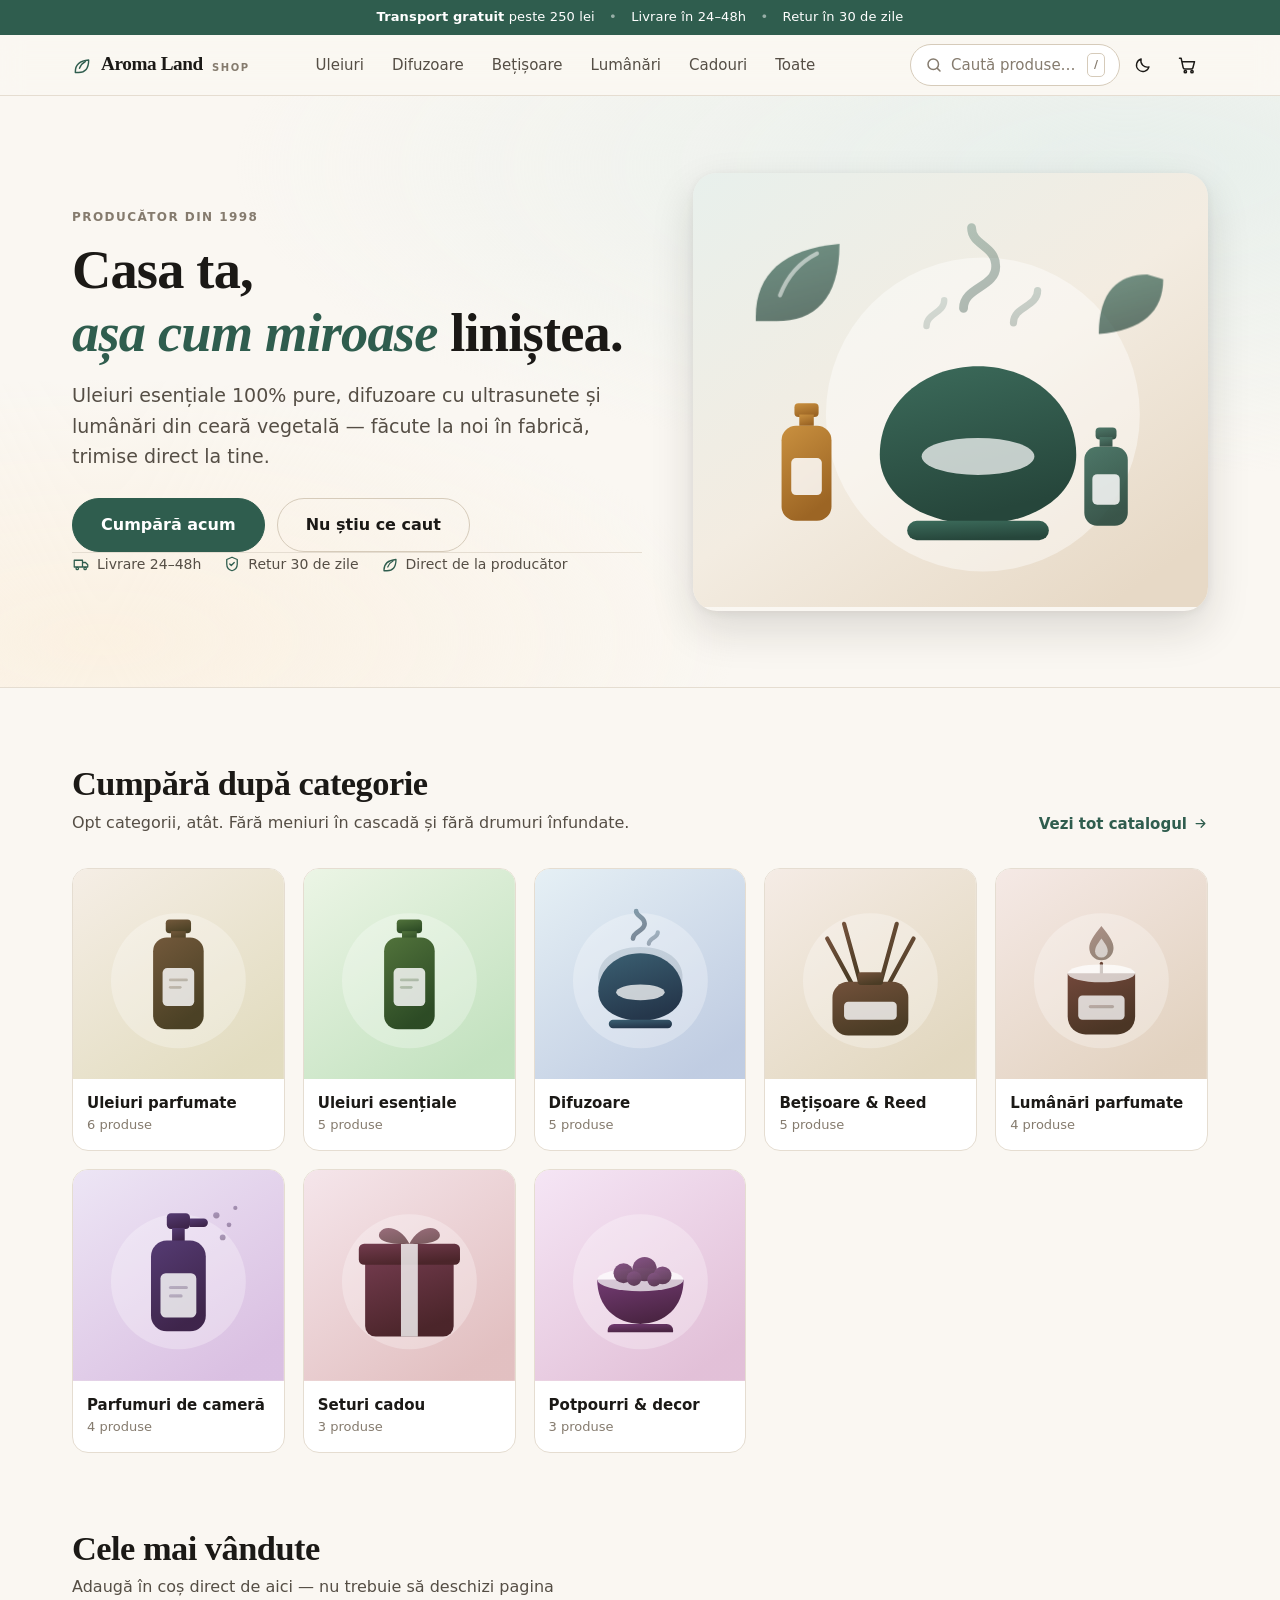
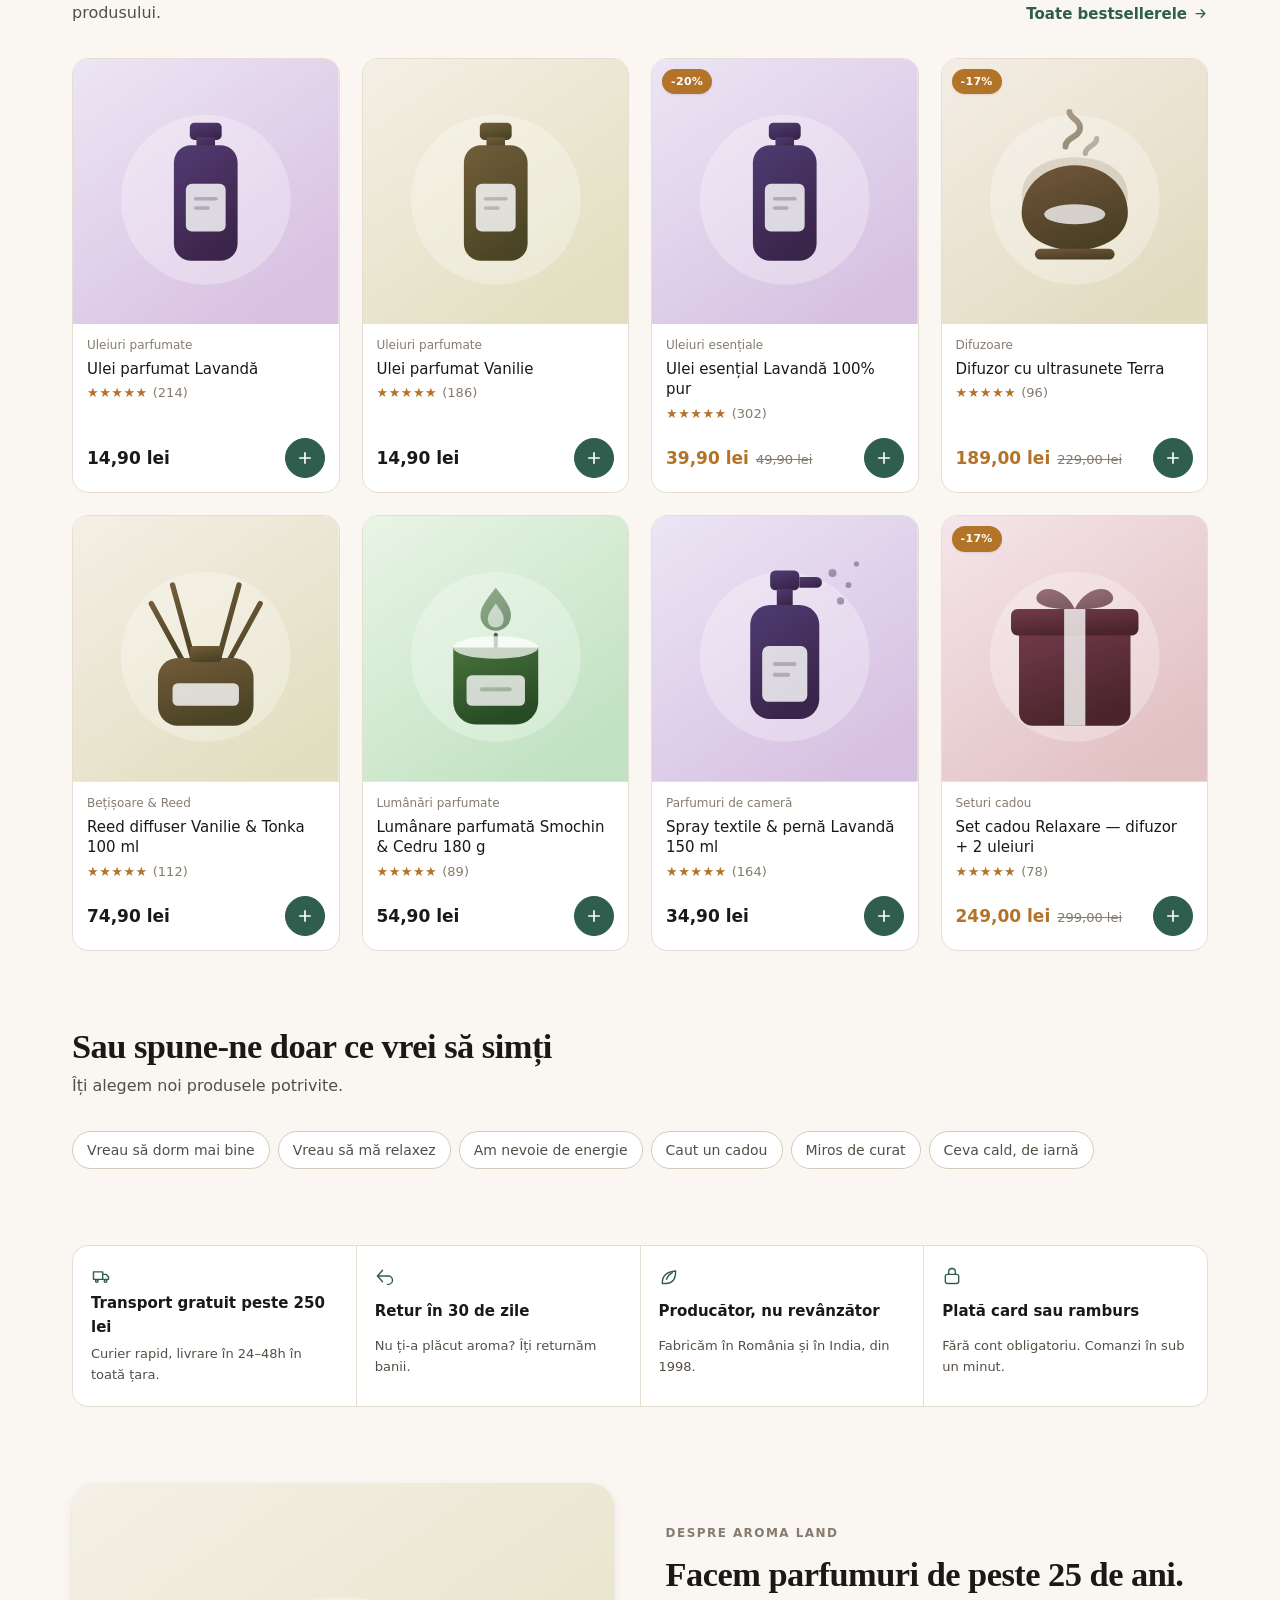
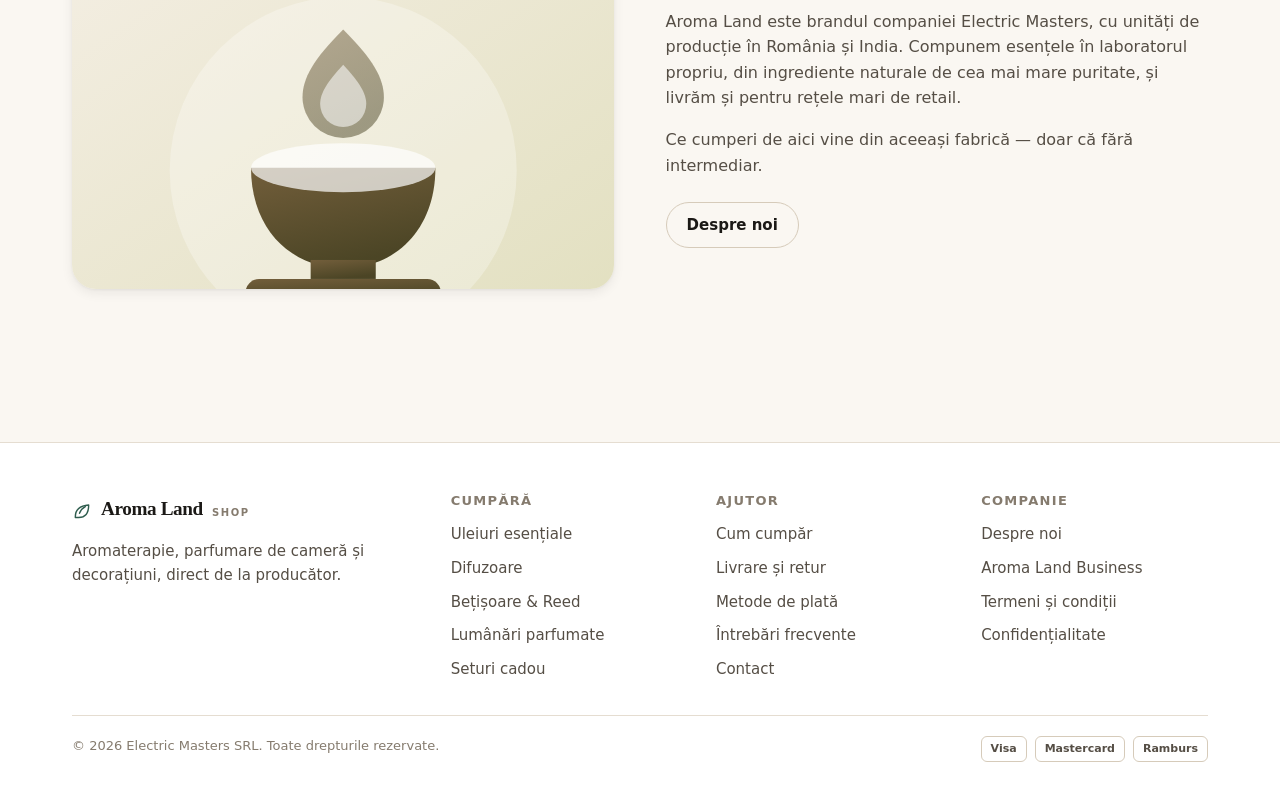
<file: index.html>
<!DOCTYPE html>
<html lang="ro" data-theme="light">
<head>
<meta charset="utf-8">
<meta name="viewport" content="width=device-width, initial-scale=1, viewport-fit=cover">
<title>Aroma Land Shop — Aromaterapie, parfumare cameră și decorațiuni</title>
<meta name="description" content="Uleiuri esențiale 100% pure, difuzoare cu ultrasunete, lumânări și reed diffusere, direct de la producător. Transport gratuit peste 250 lei, livrare în 24–48h.">
<meta name="theme-color" content="#2f5d4e">
<link rel="canonical" href="https://www.aromaland-shop.ro/">
<meta property="og:title" content="Aroma Land Shop — Aromaterapie și parfumare cameră">
<meta property="og:description" content="Produse de aromaterapie de la producător. Transport gratuit peste 250 lei.">
<meta property="og:type" content="website">
<meta property="og:locale" content="ro_RO">
<link rel="icon" href="data:image/svg+xml,<svg xmlns='http://www.w3.org/2000/svg' viewBox='0 0 24 24'><text y='19' font-size='19'>🌿</text></svg>">
<link rel="stylesheet" href="assets/css/main.css">
<script>
  /* Set the theme before first paint so dark mode never flashes white. */
  (function(){try{var m=localStorage.getItem('al.theme')||'auto';
  var d=m==='dark'||(m==='auto'&&matchMedia('(prefers-color-scheme: dark)').matches);
  document.documentElement.setAttribute('data-theme',d?'dark':'light');}catch(e){}})();
</script>
</head>
<body>

<a class="skip-link" href="#main">Sari la conținut</a>

<div class="promo">
  <span><strong>Transport gratuit</strong> peste 250 lei</span>
  <span class="promo-extra"><span class="sep">•</span> Livrare în 24–48h <span class="sep">•</span> Retur în 30 de zile</span>
</div>

<header class="header">
  <div class="wrap header-inner">
    <button class="icon-btn menu-btn" data-open-menu aria-label="Deschide meniul">
      <svg width="20" height="20" viewBox="0 0 24 24" fill="none" stroke="currentColor" stroke-width="1.9" stroke-linecap="round"><path d="M3 6h18M3 12h18M3 18h18"/></svg>
    </button>

    <a class="logo" href="index.html">
      <span class="mark"><svg width="20" height="20" viewBox="0 0 24 24" fill="none" stroke="currentColor" stroke-width="1.7" stroke-linecap="round" stroke-linejoin="round"><path d="M4 20c0-8 5-13 16-14 0 11-5 15-12 15H4z"/><path d="M9 16c1.5-4 4-6.5 7-8"/></svg></span>
      Aroma Land <span class="logo-sub">shop</span>
    </a>

    <nav class="nav" aria-label="Categorii principale">
      <a href="catalog.html?cat=uleiuri-esentiale">Uleiuri</a>
      <a href="catalog.html?cat=difuzoare">Difuzoare</a>
      <a href="catalog.html?cat=betisoare-reed">Bețișoare</a>
      <a href="catalog.html?cat=lumanari">Lumânări</a>
      <a href="catalog.html?cat=seturi-cadou">Cadouri</a>
      <a href="catalog.html">Toate</a>
    </nav>

    <div class="header-actions">
      <button class="search-trigger" data-open-search aria-label="Caută produse">
        <svg width="18" height="18" viewBox="0 0 24 24" fill="none" stroke="currentColor" stroke-width="2" stroke-linecap="round"><circle cx="11" cy="11" r="7"/><path d="m20 20-3.5-3.5"/></svg>
        <span>Caută produse…</span><kbd>/</kbd>
      </button>
      <button class="icon-btn" data-theme-toggle aria-label="Schimbă tema închis/deschis"></button>
      <a class="icon-btn" href="cart.html" data-open-cart aria-label="Deschide coșul">
        <svg width="20" height="20" viewBox="0 0 24 24" fill="none" stroke="currentColor" stroke-width="1.8" stroke-linecap="round" stroke-linejoin="round"><path d="M3 4h2l2.4 11.2a2 2 0 0 0 2 1.6h7.7a2 2 0 0 0 2-1.55L21 8H6"/><circle cx="10" cy="20" r="1.4"/><circle cx="18" cy="20" r="1.4"/></svg>
        <span class="cart-count" data-cart-count>0</span>
      </a>
    </div>
  </div>
</header>

<main id="main">

  <!-- Hero: one promise, one primary action. Art is inline SVG so the
       largest element paints with the HTML, with no image request. -->
  <section class="hero">
    <div class="wrap hero-inner">
      <div>
        <p class="eyebrow">Producător din 1998</p>
        <h1>Casa ta,<br><em>așa cum miroase</em> liniștea.</h1>
        <p class="lede">
          Uleiuri esențiale 100% pure, difuzoare cu ultrasunete și lumânări din ceară
          vegetală — făcute la noi în fabrică, trimise direct la tine.
        </p>
        <div class="hero-cta">
          <a class="btn btn-primary btn-lg" href="catalog.html">Cumpără acum</a>
          <a class="btn btn-ghost btn-lg" href="#momente">Nu știu ce caut</a>
        </div>
        <ul class="hero-usp reset">
          <li><svg width="18" height="18" viewBox="0 0 24 24" fill="none" stroke="currentColor" stroke-width="1.7" stroke-linecap="round" stroke-linejoin="round"><path d="M3 7h11v9H3zM14 10h4l3 3v3h-7z"/><circle cx="7" cy="18" r="1.6"/><circle cx="17.5" cy="18" r="1.6"/></svg> Livrare 24–48h</li>
          <li><svg width="18" height="18" viewBox="0 0 24 24" fill="none" stroke="currentColor" stroke-width="1.7" stroke-linecap="round" stroke-linejoin="round"><path d="M12 3l7 3v6c0 4.4-3 8-7 9-4-1-7-4.6-7-9V6z"/><path d="m9 12 2 2 4-4"/></svg> Retur 30 de zile</li>
          <li><svg width="18" height="18" viewBox="0 0 24 24" fill="none" stroke="currentColor" stroke-width="1.7" stroke-linecap="round" stroke-linejoin="round"><path d="M4 20c0-8 5-13 16-14 0 11-5 15-12 15H4z"/><path d="M9 16c1.5-4 4-6.5 7-8"/></svg> Direct de la producător</li>
        </ul>
      </div>

      <div class="hero-art">
        <svg viewBox="0 0 640 540" role="img" aria-label="Difuzor cu ultrasunete, sticluțe de ulei esențial și frunze" preserveAspectRatio="xMidYMid slice">
          <defs>
            <linearGradient id="hbg" x1="0" y1="0" x2="0.8" y2="1">
              <stop offset="0" stop-color="#e8f0ec"/><stop offset="0.55" stop-color="#f3ece1"/><stop offset="1" stop-color="#e7d9c6"/>
            </linearGradient>
            <linearGradient id="hink" x1="0" y1="0" x2="0.3" y2="1">
              <stop offset="0" stop-color="#3c6b5b"/><stop offset="1" stop-color="#26463b"/>
            </linearGradient>
            <linearGradient id="hamb" x1="0" y1="0" x2="0.4" y2="1">
              <stop offset="0" stop-color="#c9903f"/><stop offset="1" stop-color="#9c6524"/>
            </linearGradient>
          </defs>
          <rect width="640" height="540" fill="url(#hbg)"/>
          <circle cx="360" cy="300" r="195" fill="#fff" opacity=".42"/>

          <!-- mist -->
          <g fill="none" stroke="url(#hink)" stroke-linecap="round" opacity=".34">
            <path d="M336 168c0-26 40-26 40-52s-30-26-30-48" stroke-width="11"/>
            <path d="M398 186c0-20 30-20 30-40" stroke-width="9" opacity=".72"/>
            <path d="M290 190c0-16 22-16 22-32" stroke-width="8" opacity=".55"/>
          </g>

          <!-- diffuser -->
          <g fill="url(#hink)">
            <path d="M232 350c0-64 55-110 122-110s122 46 122 110c0 52-55 86-122 86s-122-34-122-86z"/>
            <ellipse cx="354" cy="352" rx="70" ry="23" fill="#fff" opacity=".72"/>
            <rect x="266" y="432" width="176" height="24" rx="12"/>
          </g>

          <!-- oil bottles -->
          <g fill="url(#hamb)">
            <rect x="126" y="286" width="30" height="17" rx="5"/>
            <rect x="132" y="300" width="18" height="14"/>
            <path d="M110 332a18 18 0 0 1 18-18h26a18 18 0 0 1 18 18v82a18 18 0 0 1-18 18h-26a18 18 0 0 1-18-18z"/>
            <rect x="122" y="354" width="38" height="46" rx="6" fill="#fff" opacity=".85"/>
          </g>
          <g fill="url(#hink)" opacity=".9">
            <rect x="500" y="316" width="26" height="15" rx="5"/>
            <rect x="505" y="328" width="16" height="12"/>
            <path d="M486 356a16 16 0 0 1 16-16h22a16 16 0 0 1 16 16v66a16 16 0 0 1-16 16h-22a16 16 0 0 1-16-16z"/>
            <rect x="496" y="374" width="34" height="38" rx="6" fill="#fff" opacity=".85"/>
          </g>

          <!-- leaves -->
          <g fill="url(#hink)" opacity=".7">
            <path d="M78 178c0-52 34-84 104-90 0 70-32 96-78 96H78z"/>
            <path d="M108 152c10-26 26-42 46-52" fill="none" stroke="#fff" stroke-width="5" stroke-linecap="round" opacity=".55"/>
            <path d="M584 132c0 40-26 64-80 68 0-54 25-74 60-74z"/>
          </g>
        </svg>
      </div>
    </div>
  </section>

  <!-- Shop by category: the primary way in, eight destinations, no mega-menu -->
  <section class="section wrap">
    <div class="section-head">
      <div>
        <h2>Cumpără după categorie</h2>
        <p>Opt categorii, atât. Fără meniuri în cascadă și fără drumuri înfundate.</p>
      </div>
      <a class="link-arrow" href="catalog.html">Vezi tot catalogul
        <svg width="15" height="15" viewBox="0 0 24 24" fill="none" stroke="currentColor" stroke-width="2" stroke-linecap="round" stroke-linejoin="round"><path d="M5 12h13M13 6l6 6-6 6"/></svg></a>
    </div>
    <div class="cat-grid" id="cat-grid"></div>
  </section>

  <!-- Bestsellers: add to cart straight from the grid -->
  <section class="section wrap" style="padding-top:0">
    <div class="section-head">
      <div>
        <h2>Cele mai vândute</h2>
        <p>Adaugă în coș direct de aici — nu trebuie să deschizi pagina produsului.</p>
      </div>
      <a class="link-arrow" href="catalog.html?sort=popular">Toate bestsellerele
        <svg width="15" height="15" viewBox="0 0 24 24" fill="none" stroke="currentColor" stroke-width="2" stroke-linecap="round" stroke-linejoin="round"><path d="M5 12h13M13 6l6 6-6 6"/></svg></a>
    </div>
    <div class="grid" id="bestsellers"></div>
  </section>

  <!-- Shop by intent: for people who know the feeling, not the product -->
  <section class="section wrap" id="momente" style="padding-top:0">
    <div class="section-head">
      <div>
        <h2>Sau spune-ne doar ce vrei să simți</h2>
        <p>Îți alegem noi produsele potrivite.</p>
      </div>
    </div>
    <div class="chips" id="moments"></div>
  </section>

  <!-- Trust, stated once, where it matters -->
  <section class="wrap">
    <ul class="value-strip reset">
      <li>
        <svg width="20" height="20" viewBox="0 0 24 24" fill="none" stroke="currentColor" stroke-width="1.7" stroke-linecap="round" stroke-linejoin="round"><path d="M3 7h11v9H3zM14 10h4l3 3v3h-7z"/><circle cx="7" cy="18" r="1.6"/><circle cx="17.5" cy="18" r="1.6"/></svg>
        <span class="v-title">Transport gratuit peste 250 lei</span>
        <span class="v-sub">Curier rapid, livrare în 24–48h în toată țara.</span>
      </li>
      <li>
        <svg width="20" height="20" viewBox="0 0 24 24" fill="none" stroke="currentColor" stroke-width="1.7" stroke-linecap="round" stroke-linejoin="round"><path d="M9 5 3 12l6 7"/><path d="M3 12h13a5 5 0 0 1 0 10h-1"/></svg>
        <span class="v-title">Retur în 30 de zile</span>
        <span class="v-sub">Nu ți-a plăcut aroma? Îți returnăm banii.</span>
      </li>
      <li>
        <svg width="20" height="20" viewBox="0 0 24 24" fill="none" stroke="currentColor" stroke-width="1.7" stroke-linecap="round" stroke-linejoin="round"><path d="M4 20c0-8 5-13 16-14 0 11-5 15-12 15H4z"/><path d="M9 16c1.5-4 4-6.5 7-8"/></svg>
        <span class="v-title">Producător, nu revânzător</span>
        <span class="v-sub">Fabricăm în România și în India, din 1998.</span>
      </li>
      <li>
        <svg width="20" height="20" viewBox="0 0 24 24" fill="none" stroke="currentColor" stroke-width="1.7" stroke-linecap="round" stroke-linejoin="round"><rect x="4" y="10" width="16" height="11" rx="2.5"/><path d="M8 10V7a4 4 0 0 1 8 0v3"/></svg>
        <span class="v-title">Plată card sau ramburs</span>
        <span class="v-sub">Fără cont obligatoriu. Comanzi în sub un minut.</span>
      </li>
    </ul>
  </section>

  <!-- Brief brand story — one screen, then back to shopping -->
  <section class="section wrap">
    <div class="split">
      <div class="split-art" id="story-art"></div>
      <div>
        <p class="eyebrow">Despre Aroma Land</p>
        <h2>Facem parfumuri de peste 25 de ani.</h2>
        <p class="muted" style="margin-top:14px">
          Aroma Land este brandul companiei Electric Masters, cu unități de producție
          în România și India. Compunem esențele în laboratorul propriu, din ingrediente
          naturale de cea mai mare puritate, și livrăm și pentru rețele mari de retail.
        </p>
        <p class="muted">
          Ce cumperi de aici vine din aceeași fabrică — doar că fără intermediar.
        </p>
        <a class="btn btn-ghost" href="info.html#despre" style="margin-top:8px">Despre noi</a>
      </div>
    </div>
  </section>

</main>

<footer class="footer">
  <div class="wrap">
    <div class="footer-grid">
      <div>
        <a class="logo" href="index.html">
          <span class="mark"><svg width="20" height="20" viewBox="0 0 24 24" fill="none" stroke="currentColor" stroke-width="1.7" stroke-linecap="round" stroke-linejoin="round"><path d="M4 20c0-8 5-13 16-14 0 11-5 15-12 15H4z"/><path d="M9 16c1.5-4 4-6.5 7-8"/></svg></span>
          Aroma Land <span class="logo-sub">shop</span>
        </a>
        <p class="f-about">Aromaterapie, parfumare de cameră și decorațiuni, direct de la producător.</p>
      </div>
      <div>
        <h3>Cumpără</h3>
        <ul class="reset">
          <li><a href="catalog.html?cat=uleiuri-esentiale">Uleiuri esențiale</a></li>
          <li><a href="catalog.html?cat=difuzoare">Difuzoare</a></li>
          <li><a href="catalog.html?cat=betisoare-reed">Bețișoare & Reed</a></li>
          <li><a href="catalog.html?cat=lumanari">Lumânări parfumate</a></li>
          <li><a href="catalog.html?cat=seturi-cadou">Seturi cadou</a></li>
        </ul>
      </div>
      <div>
        <h3>Ajutor</h3>
        <ul class="reset">
          <li><a href="info.html#cum-cumpar">Cum cumpăr</a></li>
          <li><a href="info.html#livrare">Livrare și retur</a></li>
          <li><a href="info.html#plata">Metode de plată</a></li>
          <li><a href="info.html#faq">Întrebări frecvente</a></li>
          <li><a href="info.html#contact">Contact</a></li>
        </ul>
      </div>
      <div>
        <h3>Companie</h3>
        <ul class="reset">
          <li><a href="info.html#despre">Despre noi</a></li>
          <li><a href="https://www.aromaland.ro/" rel="noopener">Aroma Land Business</a></li>
          <li><a href="info.html#termeni">Termeni și condiții</a></li>
          <li><a href="info.html#confidentialitate">Confidențialitate</a></li>
        </ul>
      </div>
    </div>
    <div class="footer-bottom">
      <span>© <span id="year">2026</span> Electric Masters SRL. Toate drepturile rezervate.</span>
      <div class="pay-methods">
        <span>Visa</span><span>Mastercard</span><span>Ramburs</span>
      </div>
    </div>
  </div>
</footer>

<script src="assets/js/data.js"></script>
<script src="assets/js/art.js"></script>
<script src="assets/js/store.js"></script>
<script src="assets/js/app.js"></script>
<script src="assets/js/home.js"></script>
</body>
</html>
</file>
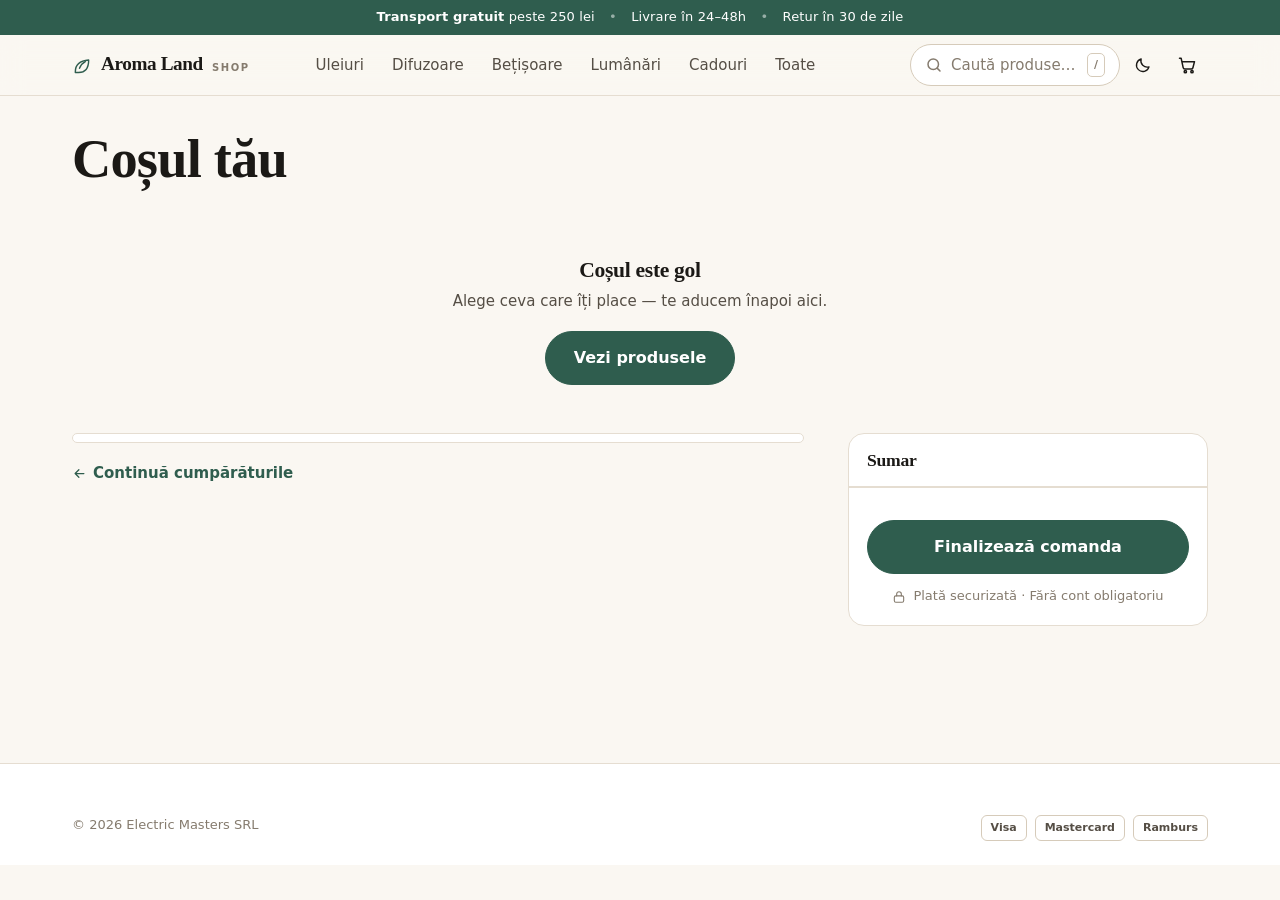
<file: cart.html>
<!DOCTYPE html>
<html lang="ro" data-theme="light">
<head>
<meta charset="utf-8">
<meta name="viewport" content="width=device-width, initial-scale=1, viewport-fit=cover">
<title>Coșul tău — Aroma Land Shop</title>
<meta name="description" content="Verifică produsele din coș și finalizează comanda în mai puțin de un minut.">
<meta name="theme-color" content="#2f5d4e">
<meta name="robots" content="noindex">
<link rel="icon" href="data:image/svg+xml,<svg xmlns='http://www.w3.org/2000/svg' viewBox='0 0 24 24'><text y='19' font-size='19'>🌿</text></svg>">
<link rel="stylesheet" href="assets/css/main.css">
<script>
  (function(){try{var m=localStorage.getItem('al.theme')||'auto';
  var d=m==='dark'||(m==='auto'&&matchMedia('(prefers-color-scheme: dark)').matches);
  document.documentElement.setAttribute('data-theme',d?'dark':'light');}catch(e){}})();
</script>
</head>
<body>

<a class="skip-link" href="#main">Sari la conținut</a>

<div class="promo">
  <span><strong>Transport gratuit</strong> peste 250 lei</span>
  <span class="promo-extra"><span class="sep">•</span> Livrare în 24–48h <span class="sep">•</span> Retur în 30 de zile</span>
</div>

<header class="header">
  <div class="wrap header-inner">
    <button class="icon-btn menu-btn" data-open-menu aria-label="Deschide meniul">
      <svg width="20" height="20" viewBox="0 0 24 24" fill="none" stroke="currentColor" stroke-width="1.9" stroke-linecap="round"><path d="M3 6h18M3 12h18M3 18h18"/></svg>
    </button>
    <a class="logo" href="index.html">
      <span class="mark"><svg width="20" height="20" viewBox="0 0 24 24" fill="none" stroke="currentColor" stroke-width="1.7" stroke-linecap="round" stroke-linejoin="round"><path d="M4 20c0-8 5-13 16-14 0 11-5 15-12 15H4z"/><path d="M9 16c1.5-4 4-6.5 7-8"/></svg></span>
      Aroma Land <span class="logo-sub">shop</span>
    </a>
    <nav class="nav" aria-label="Categorii principale">
      <a href="catalog.html?cat=uleiuri-esentiale">Uleiuri</a>
      <a href="catalog.html?cat=difuzoare">Difuzoare</a>
      <a href="catalog.html?cat=betisoare-reed">Bețișoare</a>
      <a href="catalog.html?cat=lumanari">Lumânări</a>
      <a href="catalog.html?cat=seturi-cadou">Cadouri</a>
      <a href="catalog.html">Toate</a>
    </nav>
    <div class="header-actions">
      <button class="search-trigger" data-open-search aria-label="Caută produse">
        <svg width="18" height="18" viewBox="0 0 24 24" fill="none" stroke="currentColor" stroke-width="2" stroke-linecap="round"><circle cx="11" cy="11" r="7"/><path d="m20 20-3.5-3.5"/></svg>
        <span>Caută produse…</span><kbd>/</kbd>
      </button>
      <button class="icon-btn" data-theme-toggle aria-label="Schimbă tema închis/deschis"></button>
      <a class="icon-btn" href="cart.html" data-open-cart aria-label="Deschide coșul">
        <svg width="20" height="20" viewBox="0 0 24 24" fill="none" stroke="currentColor" stroke-width="1.8" stroke-linecap="round" stroke-linejoin="round"><path d="M3 4h2l2.4 11.2a2 2 0 0 0 2 1.6h7.7a2 2 0 0 0 2-1.55L21 8H6"/><circle cx="10" cy="20" r="1.4"/><circle cx="18" cy="20" r="1.4"/></svg>
        <span class="cart-count" data-cart-count>0</span>
      </a>
    </div>
  </div>
</header>

<main id="main" class="wrap">
  <h1 style="padding-block:clamp(20px,3vw,32px) 20px">Coșul tău</h1>

  <div id="cart-empty" hidden class="empty-state">
    <h3>Coșul este gol</h3>
    <p>Alege ceva care îți place — te aducem înapoi aici.</p>
    <a class="btn btn-primary btn-lg" href="catalog.html">Vezi produsele</a>
  </div>

  <div class="cart-layout" id="cart-full" hidden>
    <div>
      <div class="cart-lines" id="cart-lines"></div>
      <a class="link-arrow" href="catalog.html" style="margin-top:18px;display:inline-flex">
        <svg width="15" height="15" viewBox="0 0 24 24" fill="none" stroke="currentColor" stroke-width="2" stroke-linecap="round" stroke-linejoin="round"><path d="M19 12H6M11 6l-6 6 6 6"/></svg>
        Continuă cumpărăturile
      </a>
    </div>

    <aside class="summary" aria-label="Sumar comandă">
      <div class="summary-head"><h2 style="font-size:1.1rem">Sumar</h2></div>
      <div class="summary-totals" id="cart-totals"></div>
      <div style="padding:0 18px 18px">
        <a class="btn btn-primary btn-lg btn-block" href="checkout.html">Finalizează comanda</a>
        <p class="co-trust" style="margin-top:12px">
          <svg width="14" height="14" viewBox="0 0 24 24" fill="none" stroke="currentColor" stroke-width="1.9" stroke-linecap="round" stroke-linejoin="round"><rect x="4" y="10" width="16" height="11" rx="2.5"/><path d="M8 10V7a4 4 0 0 1 8 0v3"/></svg>
          Plată securizată · Fără cont obligatoriu
        </p>
      </div>
    </aside>
  </div>
</main>

<footer class="footer">
  <div class="wrap">
    <div class="footer-bottom" style="margin-top:0;border-top:0;padding-top:0">
      <span>© <span id="year">2026</span> Electric Masters SRL</span>
      <div class="pay-methods"><span>Visa</span><span>Mastercard</span><span>Ramburs</span></div>
    </div>
  </div>
</footer>

<script src="assets/js/data.js"></script>
<script src="assets/js/art.js"></script>
<script src="assets/js/store.js"></script>
<script src="assets/js/app.js"></script>
<script src="assets/js/cart.js"></script>
</body>
</html>
</file>
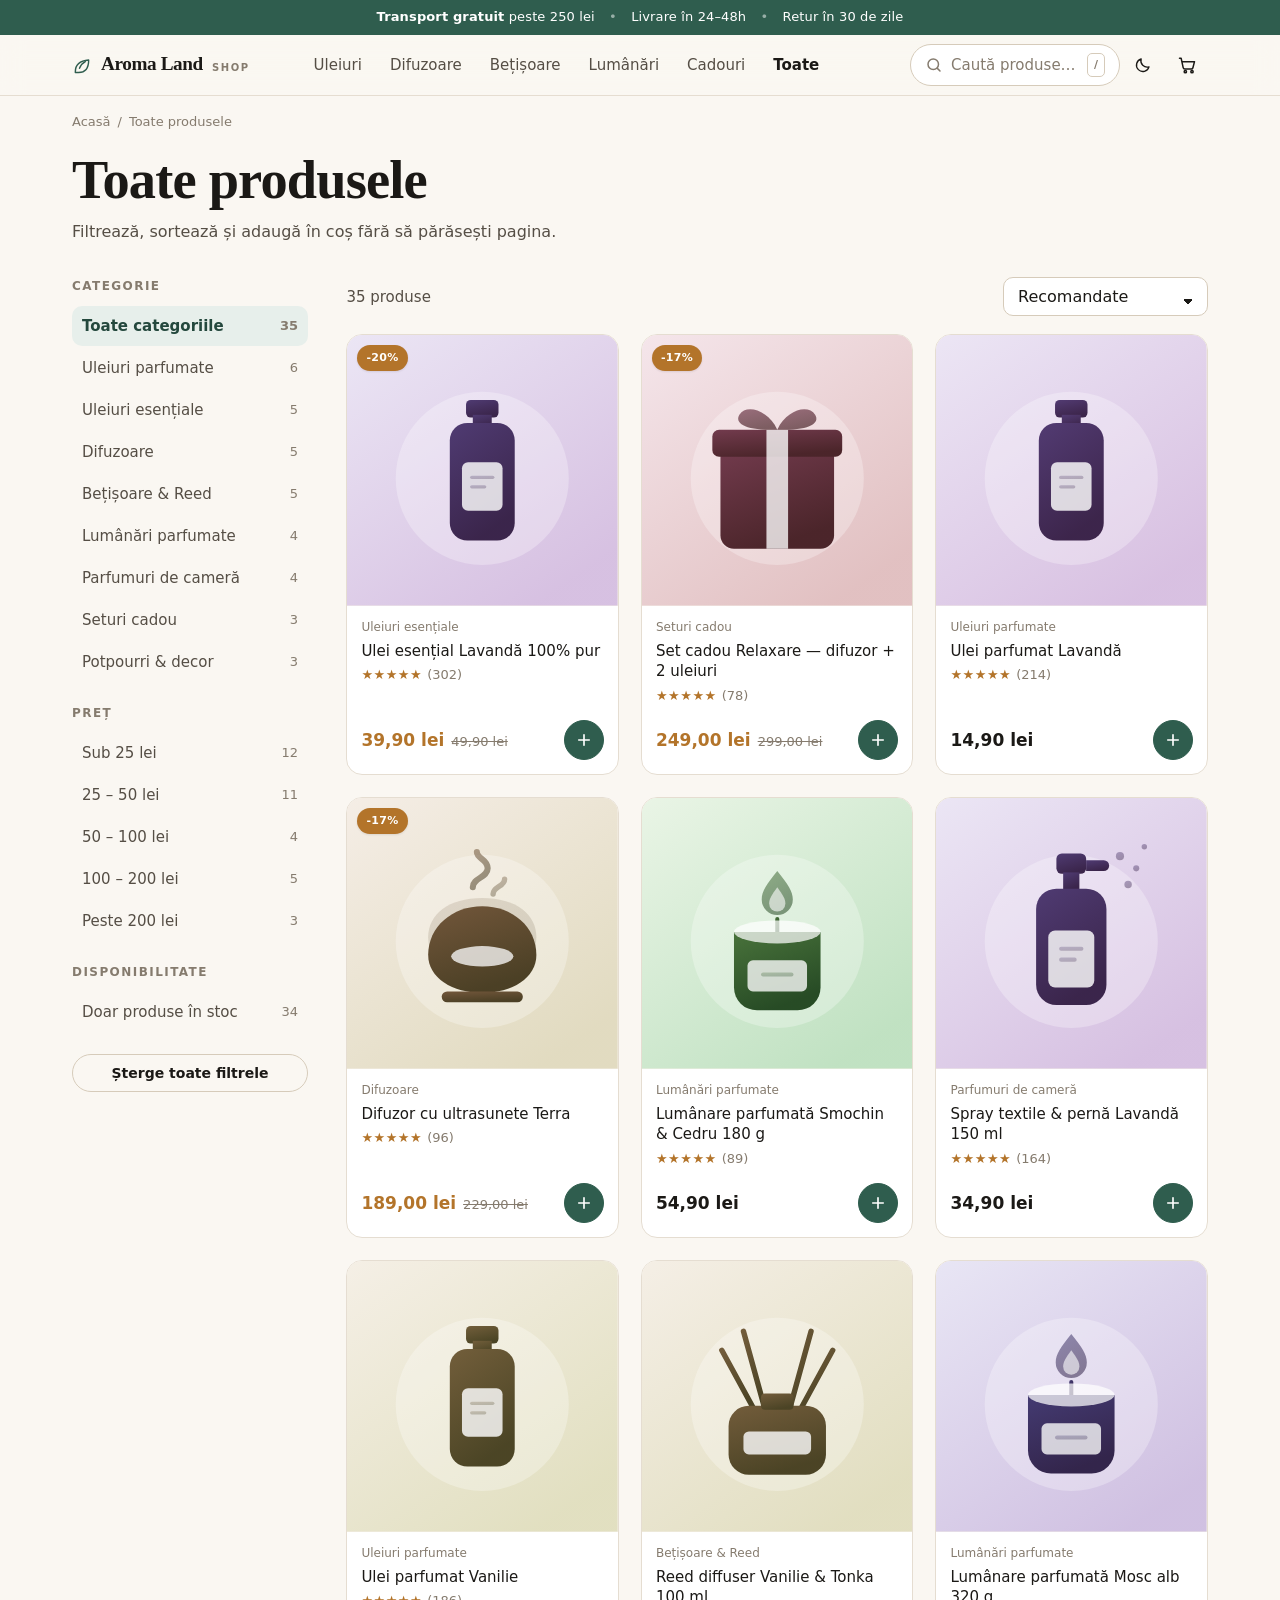
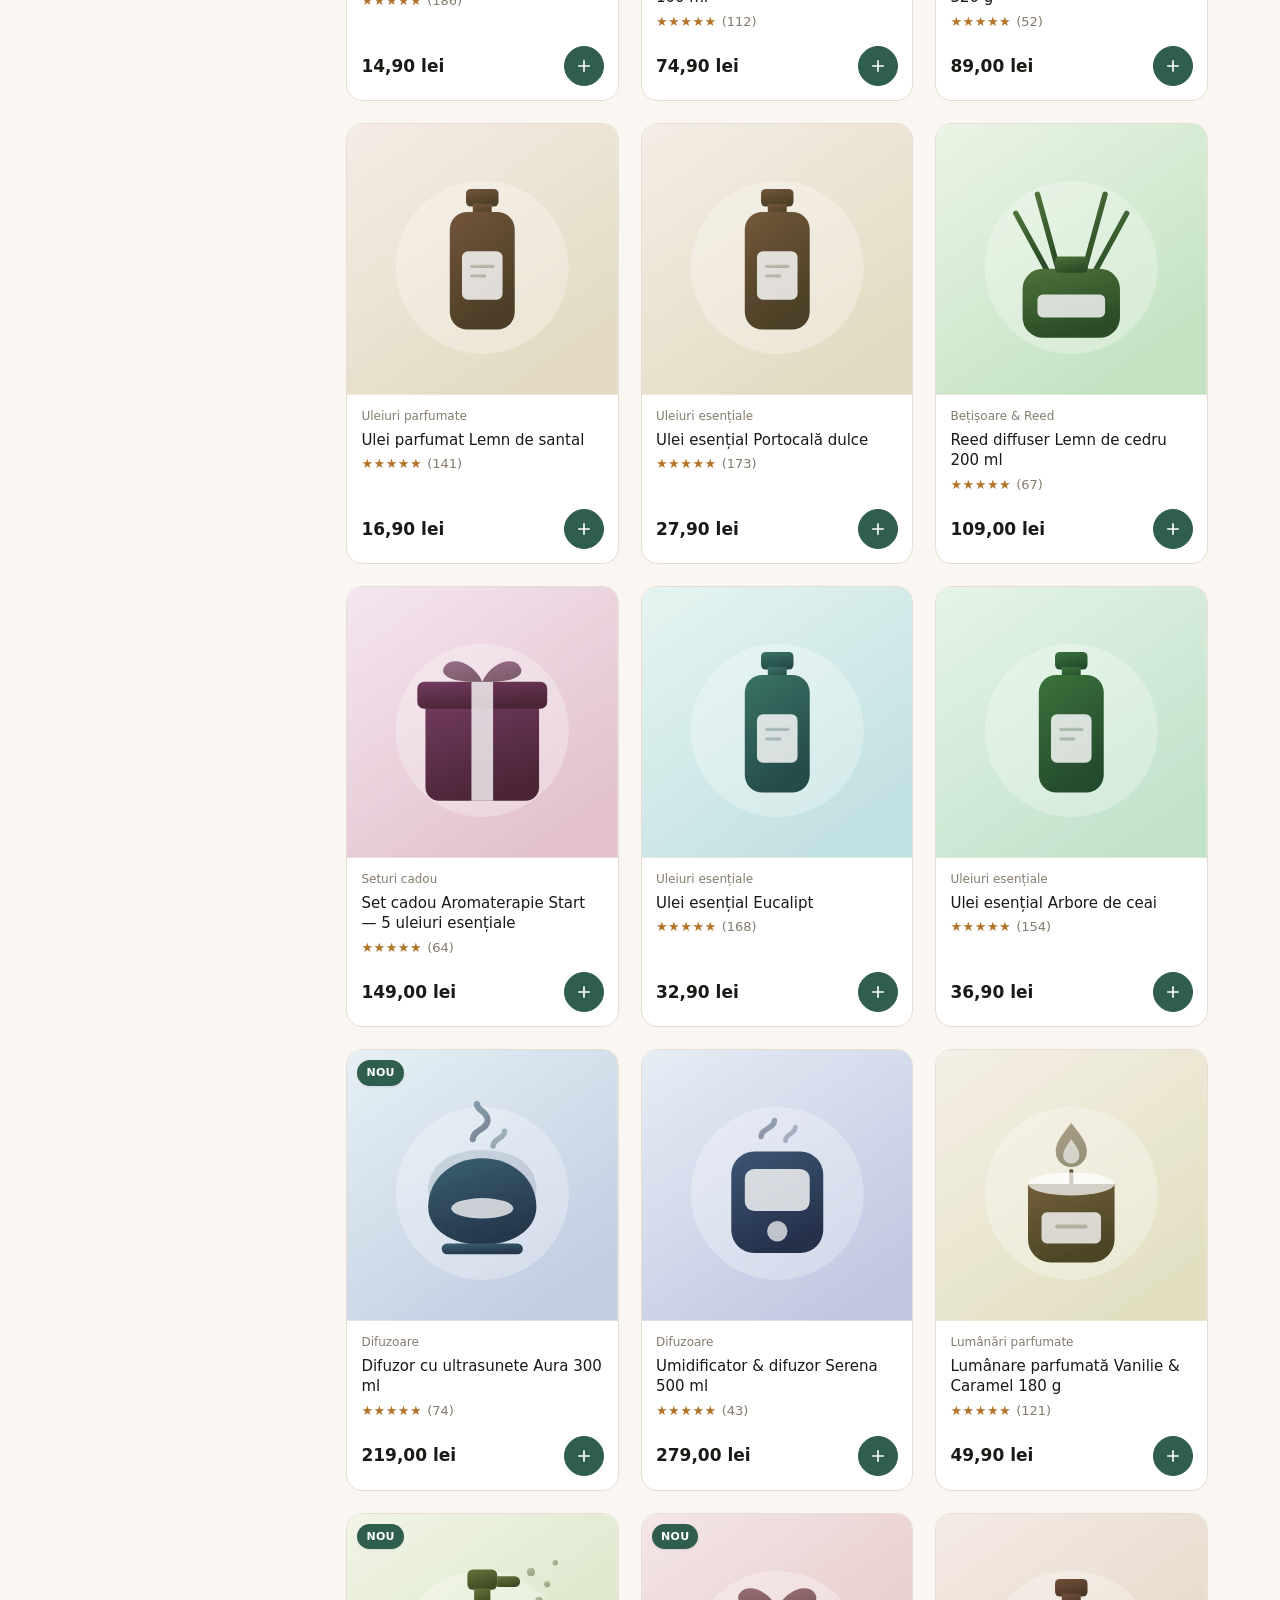
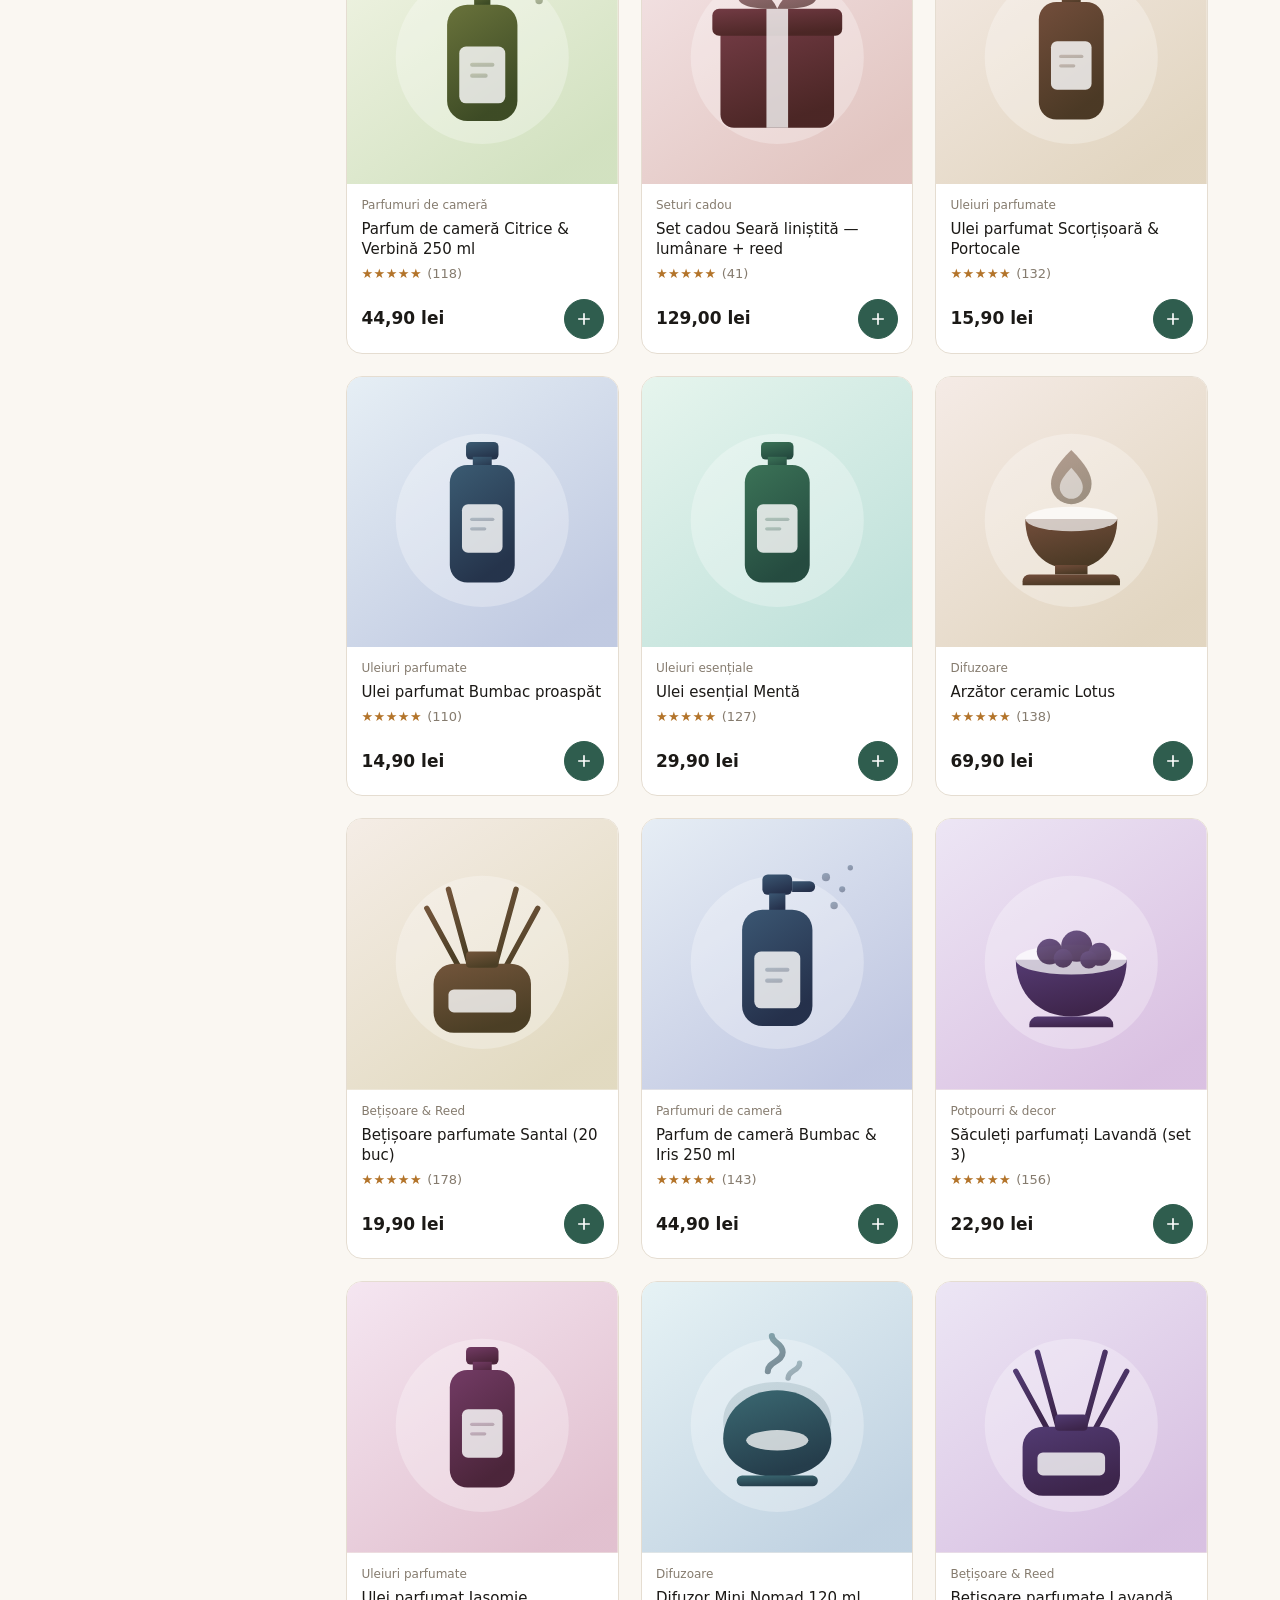
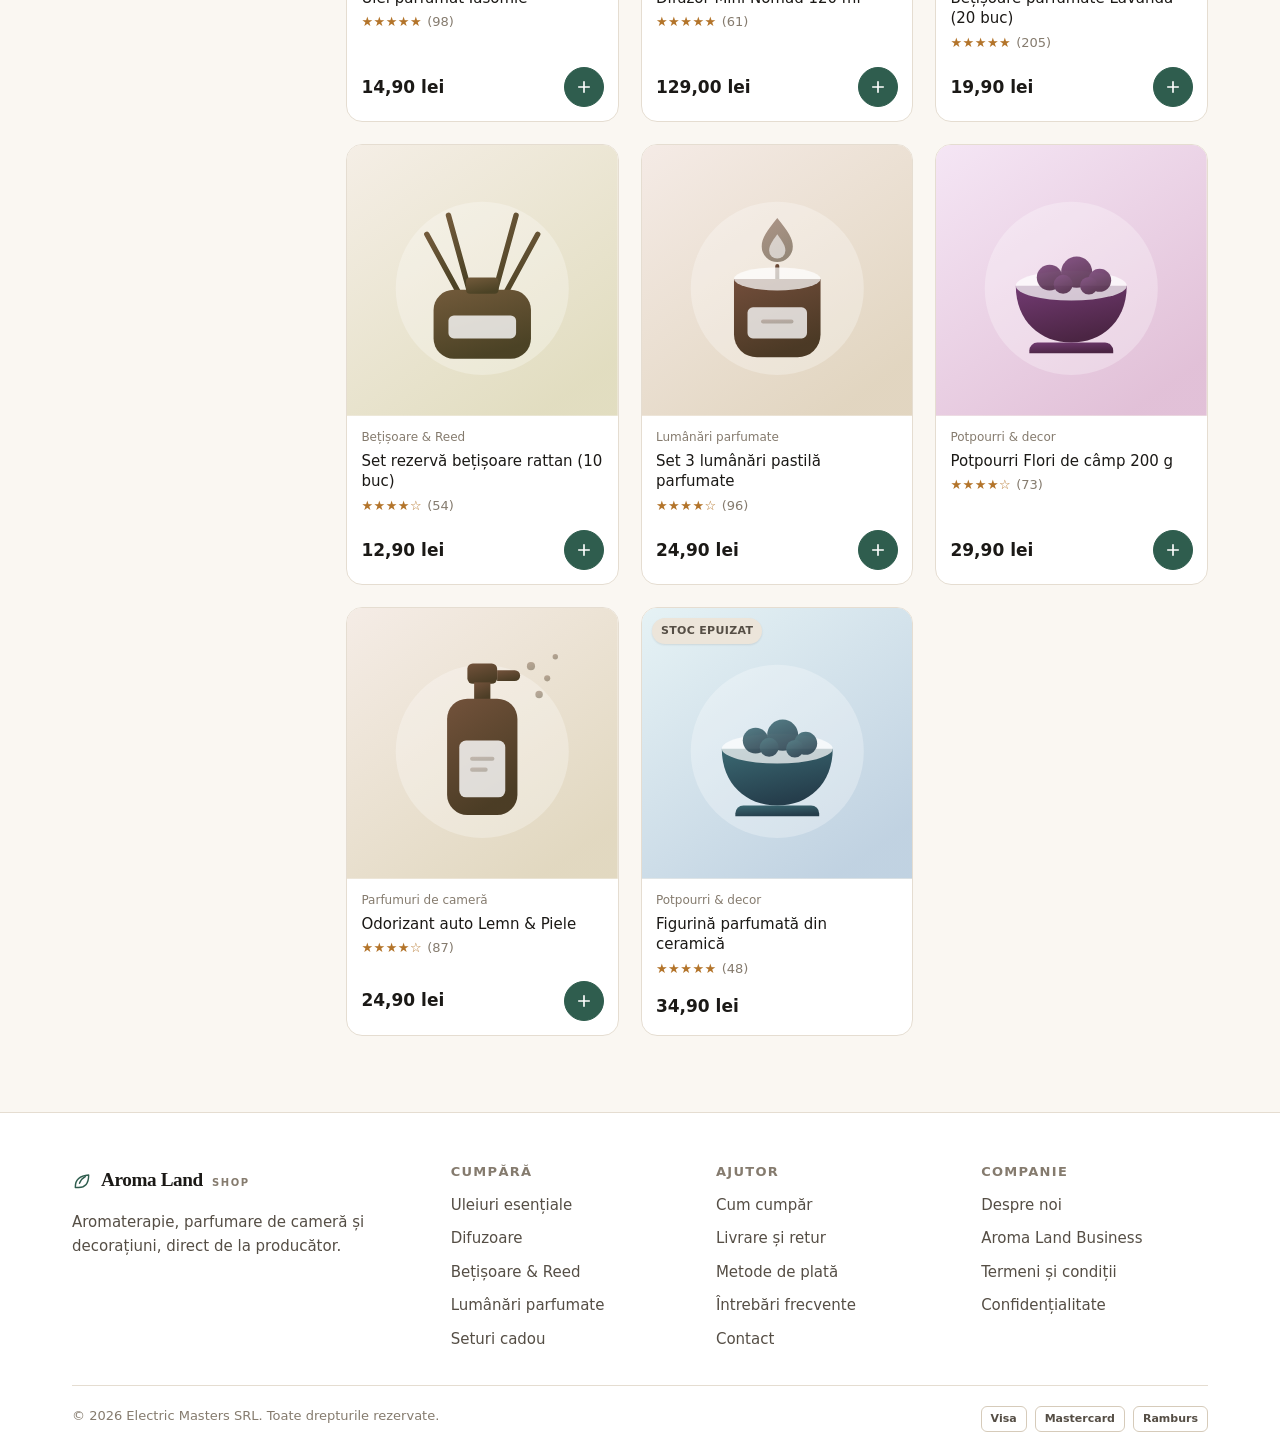
<file: catalog.html>
<!DOCTYPE html>
<html lang="ro" data-theme="light">
<head>
<meta charset="utf-8">
<meta name="viewport" content="width=device-width, initial-scale=1, viewport-fit=cover">
<title>Toate produsele — Aroma Land Shop</title>
<meta name="description" content="Uleiuri esențiale și parfumate, difuzoare cu ultrasunete, lumânări, reed diffusere, seturi cadou. Filtrează instant și adaugă în coș dintr-un singur clic.">
<meta name="theme-color" content="#2f5d4e">
<link rel="icon" href="data:image/svg+xml,<svg xmlns='http://www.w3.org/2000/svg' viewBox='0 0 24 24'><text y='19' font-size='19'>🌿</text></svg>">
<link rel="stylesheet" href="assets/css/main.css">
<script>
  (function(){try{var m=localStorage.getItem('al.theme')||'auto';
  var d=m==='dark'||(m==='auto'&&matchMedia('(prefers-color-scheme: dark)').matches);
  document.documentElement.setAttribute('data-theme',d?'dark':'light');}catch(e){}})();
</script>
</head>
<body>

<a class="skip-link" href="#main">Sari la conținut</a>

<div class="promo">
  <span><strong>Transport gratuit</strong> peste 250 lei</span>
  <span class="promo-extra"><span class="sep">•</span> Livrare în 24–48h <span class="sep">•</span> Retur în 30 de zile</span>
</div>

<header class="header">
  <div class="wrap header-inner">
    <button class="icon-btn menu-btn" data-open-menu aria-label="Deschide meniul">
      <svg width="20" height="20" viewBox="0 0 24 24" fill="none" stroke="currentColor" stroke-width="1.9" stroke-linecap="round"><path d="M3 6h18M3 12h18M3 18h18"/></svg>
    </button>
    <a class="logo" href="index.html">
      <span class="mark"><svg width="20" height="20" viewBox="0 0 24 24" fill="none" stroke="currentColor" stroke-width="1.7" stroke-linecap="round" stroke-linejoin="round"><path d="M4 20c0-8 5-13 16-14 0 11-5 15-12 15H4z"/><path d="M9 16c1.5-4 4-6.5 7-8"/></svg></span>
      Aroma Land <span class="logo-sub">shop</span>
    </a>
    <nav class="nav" aria-label="Categorii principale">
      <a href="catalog.html?cat=uleiuri-esentiale">Uleiuri</a>
      <a href="catalog.html?cat=difuzoare">Difuzoare</a>
      <a href="catalog.html?cat=betisoare-reed">Bețișoare</a>
      <a href="catalog.html?cat=lumanari">Lumânări</a>
      <a href="catalog.html?cat=seturi-cadou">Cadouri</a>
      <a href="catalog.html">Toate</a>
    </nav>
    <div class="header-actions">
      <button class="search-trigger" data-open-search aria-label="Caută produse">
        <svg width="18" height="18" viewBox="0 0 24 24" fill="none" stroke="currentColor" stroke-width="2" stroke-linecap="round"><circle cx="11" cy="11" r="7"/><path d="m20 20-3.5-3.5"/></svg>
        <span>Caută produse…</span><kbd>/</kbd>
      </button>
      <button class="icon-btn" data-theme-toggle aria-label="Schimbă tema închis/deschis"></button>
      <a class="icon-btn" href="cart.html" data-open-cart aria-label="Deschide coșul">
        <svg width="20" height="20" viewBox="0 0 24 24" fill="none" stroke="currentColor" stroke-width="1.8" stroke-linecap="round" stroke-linejoin="round"><path d="M3 4h2l2.4 11.2a2 2 0 0 0 2 1.6h7.7a2 2 0 0 0 2-1.55L21 8H6"/><circle cx="10" cy="20" r="1.4"/><circle cx="18" cy="20" r="1.4"/></svg>
        <span class="cart-count" data-cart-count>0</span>
      </a>
    </div>
  </div>
</header>

<main id="main" class="wrap">

  <nav class="breadcrumb" aria-label="Navigare secundară">
    <a href="index.html">Acasă</a>
    <span aria-hidden="true">/</span>
    <span id="crumb">Toate produsele</span>
  </nav>

  <header style="margin-bottom:clamp(20px,3vw,32px)">
    <h1 id="cat-title">Toate produsele</h1>
    <p class="muted" id="cat-blurb" style="margin-top:8px;max-width:60ch">
      Filtrează, sortează și adaugă în coș fără să părăsești pagina.
    </p>
  </header>

  <div class="catalog-layout">

    <aside class="filters" id="filters" aria-label="Filtre">
      <div class="row-between filters-close">
        <h2 style="font-size:1.15rem">Filtre</h2>
        <button class="icon-btn" data-filters-close aria-label="Închide filtrele">
          <svg width="18" height="18" viewBox="0 0 24 24" fill="none" stroke="currentColor" stroke-width="2" stroke-linecap="round"><path d="M6 6l12 12M18 6 6 18"/></svg>
        </button>
      </div>

      <div class="filter-group">
        <p class="eyebrow">Categorie</p>
        <div class="filter-list" id="f-cat"></div>
      </div>

      <div class="filter-group">
        <p class="eyebrow">Preț</p>
        <div class="filter-list" id="f-price"></div>
      </div>

      <div class="filter-group">
        <p class="eyebrow">Disponibilitate</p>
        <div class="filter-list" id="f-stock"></div>
      </div>

      <button class="btn btn-ghost btn-block btn-sm" id="clear-all">Șterge toate filtrele</button>

      <div class="filters-apply">
        <button class="btn btn-primary btn-block btn-lg" data-filters-close>
          Vezi <span id="apply-count">0</span> produse
        </button>
      </div>
    </aside>

    <div>
      <div class="catalog-bar">
        <span class="count" id="result-count">—</span>
        <span class="spacer"></span>
        <button class="btn btn-ghost btn-sm filters-btn" id="open-filters" aria-expanded="false" aria-controls="filters">
          <svg width="16" height="16" viewBox="0 0 24 24" fill="none" stroke="currentColor" stroke-width="1.9" stroke-linecap="round"><path d="M4 6h16M7 12h10M10 18h4"/></svg>
          Filtre
        </button>
        <label class="sr-only" for="sort">Sortează</label>
        <select class="select" id="sort" style="min-height:38px;padding-block:6px;width:auto">
          <option value="popular">Recomandate</option>
          <option value="price-asc">Preț crescător</option>
          <option value="price-desc">Preț descrescător</option>
          <option value="rating">Cele mai apreciate</option>
          <option value="discount">Reduceri</option>
        </select>
      </div>

      <div class="active-filters" id="active-filters"></div>

      <div class="grid" id="results"></div>

      <div id="no-results" hidden class="empty-state">
        <h3>Niciun produs pentru filtrele alese</h3>
        <p>Încearcă să elimini un filtru sau caută altceva.</p>
        <button class="btn btn-primary" id="reset-from-empty">Șterge filtrele</button>
      </div>
    </div>
  </div>
</main>

<footer class="footer">
  <div class="wrap">
    <div class="footer-grid">
      <div>
        <a class="logo" href="index.html">
          <span class="mark"><svg width="20" height="20" viewBox="0 0 24 24" fill="none" stroke="currentColor" stroke-width="1.7" stroke-linecap="round" stroke-linejoin="round"><path d="M4 20c0-8 5-13 16-14 0 11-5 15-12 15H4z"/><path d="M9 16c1.5-4 4-6.5 7-8"/></svg></span>
          Aroma Land <span class="logo-sub">shop</span>
        </a>
        <p class="f-about">Aromaterapie, parfumare de cameră și decorațiuni, direct de la producător.</p>
      </div>
      <div>
        <h3>Cumpără</h3>
        <ul class="reset">
          <li><a href="catalog.html?cat=uleiuri-esentiale">Uleiuri esențiale</a></li>
          <li><a href="catalog.html?cat=difuzoare">Difuzoare</a></li>
          <li><a href="catalog.html?cat=betisoare-reed">Bețișoare & Reed</a></li>
          <li><a href="catalog.html?cat=lumanari">Lumânări parfumate</a></li>
          <li><a href="catalog.html?cat=seturi-cadou">Seturi cadou</a></li>
        </ul>
      </div>
      <div>
        <h3>Ajutor</h3>
        <ul class="reset">
          <li><a href="info.html#cum-cumpar">Cum cumpăr</a></li>
          <li><a href="info.html#livrare">Livrare și retur</a></li>
          <li><a href="info.html#plata">Metode de plată</a></li>
          <li><a href="info.html#faq">Întrebări frecvente</a></li>
          <li><a href="info.html#contact">Contact</a></li>
        </ul>
      </div>
      <div>
        <h3>Companie</h3>
        <ul class="reset">
          <li><a href="info.html#despre">Despre noi</a></li>
          <li><a href="https://www.aromaland.ro/" rel="noopener">Aroma Land Business</a></li>
          <li><a href="info.html#termeni">Termeni și condiții</a></li>
          <li><a href="info.html#confidentialitate">Confidențialitate</a></li>
        </ul>
      </div>
    </div>
    <div class="footer-bottom">
      <span>© <span id="year">2026</span> Electric Masters SRL. Toate drepturile rezervate.</span>
      <div class="pay-methods"><span>Visa</span><span>Mastercard</span><span>Ramburs</span></div>
    </div>
  </div>
</footer>

<script src="assets/js/data.js"></script>
<script src="assets/js/art.js"></script>
<script src="assets/js/store.js"></script>
<script src="assets/js/app.js"></script>
<script src="assets/js/catalog.js"></script>
</body>
</html>
</file>
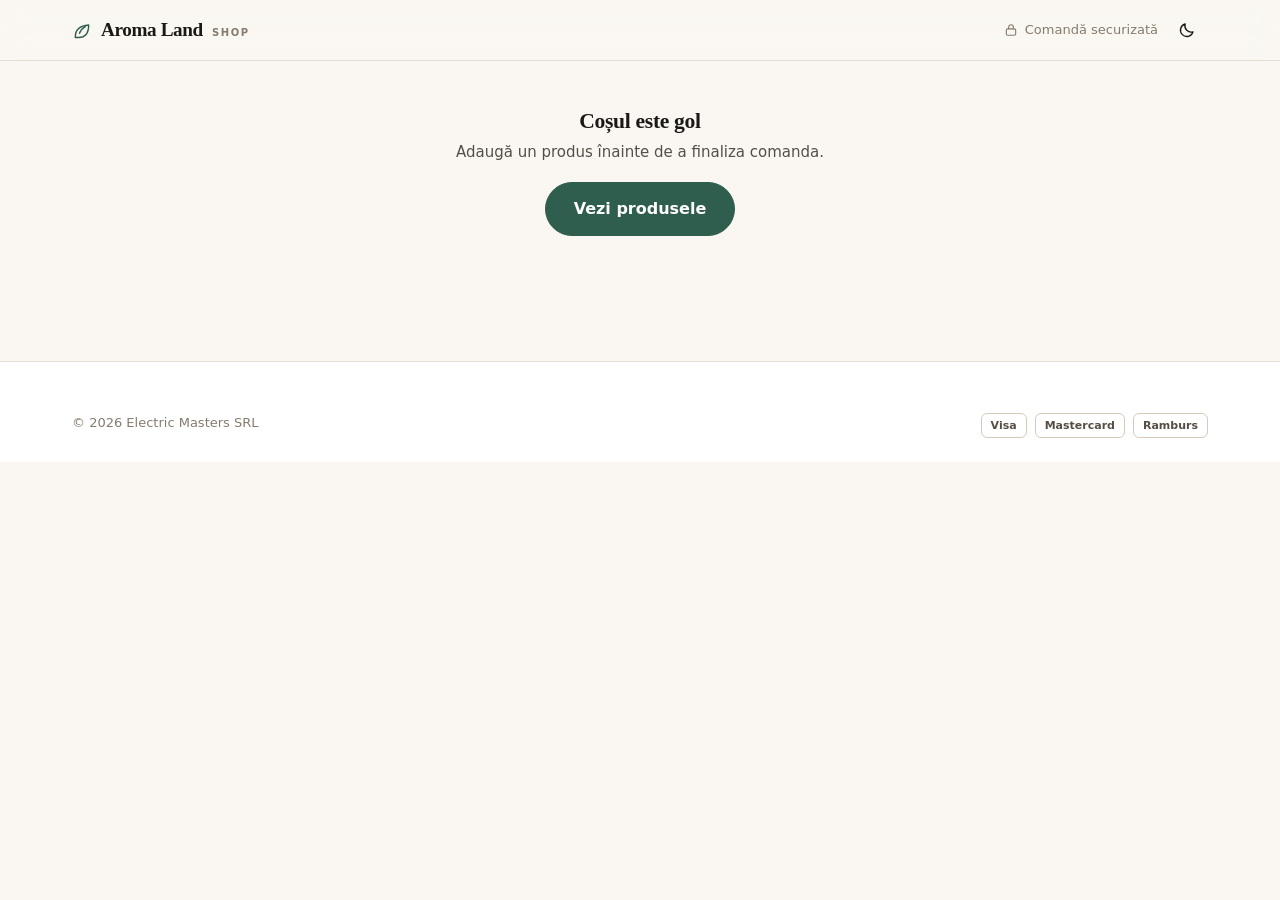
<file: checkout.html>
<!DOCTYPE html>
<html lang="ro" data-theme="light">
<head>
<meta charset="utf-8">
<meta name="viewport" content="width=device-width, initial-scale=1, viewport-fit=cover">
<title>Finalizare comandă — Aroma Land Shop</title>
<meta name="description" content="Finalizează comanda într-un singur ecran. Fără cont obligatoriu.">
<meta name="theme-color" content="#2f5d4e">
<meta name="robots" content="noindex">
<link rel="icon" href="data:image/svg+xml,<svg xmlns='http://www.w3.org/2000/svg' viewBox='0 0 24 24'><text y='19' font-size='19'>🌿</text></svg>">
<link rel="stylesheet" href="assets/css/main.css">
<script>
  (function(){try{var m=localStorage.getItem('al.theme')||'auto';
  var d=m==='dark'||(m==='auto'&&matchMedia('(prefers-color-scheme: dark)').matches);
  document.documentElement.setAttribute('data-theme',d?'dark':'light');}catch(e){}})();
</script>
</head>
<body>

<a class="skip-link" href="#main">Sari la conținut</a>

<!-- Deliberately stripped header: at checkout, navigation is a leak. -->
<header class="header">
  <div class="wrap header-inner">
    <a class="logo" href="index.html">
      <span class="mark"><svg width="20" height="20" viewBox="0 0 24 24" fill="none" stroke="currentColor" stroke-width="1.7" stroke-linecap="round" stroke-linejoin="round"><path d="M4 20c0-8 5-13 16-14 0 11-5 15-12 15H4z"/><path d="M9 16c1.5-4 4-6.5 7-8"/></svg></span>
      Aroma Land <span class="logo-sub">shop</span>
    </a>
    <div class="header-actions">
      <span class="co-trust" style="margin-right:6px">
        <svg width="14" height="14" viewBox="0 0 24 24" fill="none" stroke="currentColor" stroke-width="1.9" stroke-linecap="round" stroke-linejoin="round"><rect x="4" y="10" width="16" height="11" rx="2.5"/><path d="M8 10V7a4 4 0 0 1 8 0v3"/></svg>
        <span>Comandă securizată</span>
      </span>
      <button class="icon-btn" data-theme-toggle aria-label="Schimbă tema închis/deschis"></button>
    </div>
  </div>
</header>

<main id="main" class="wrap">

  <div id="co-empty" hidden class="empty-state">
    <h3>Coșul este gol</h3>
    <p>Adaugă un produs înainte de a finaliza comanda.</p>
    <a class="btn btn-primary btn-lg" href="catalog.html">Vezi produsele</a>
  </div>

  <div id="co-done" hidden></div>

  <div id="co-main" hidden>
    <div style="padding-block:clamp(20px,3vw,32px) 20px">
      <h1>Finalizează comanda</h1>
      <p class="muted" style="margin-top:8px">
        Un singur ecran, fără cont. Durează sub un minut.
      </p>
    </div>

    <form class="checkout-layout" id="co-form" novalidate>
      <div>
        <!-- 1. Contact -->
        <section class="co-block">
          <h2><span class="co-step">1</span> Date de contact</h2>
          <div class="grid-2">
            <div class="field">
              <label class="label" for="email">Email <span aria-hidden="true">*</span></label>
              <input class="input" type="email" id="email" name="email" required
                autocomplete="email" inputmode="email" placeholder="nume@exemplu.ro">
              <span class="field-error" data-error-for="email">Introdu o adresă de email validă.</span>
            </div>
            <div class="field">
              <label class="label" for="phone">Telefon <span aria-hidden="true">*</span></label>
              <input class="input" type="tel" id="phone" name="phone" required
                autocomplete="tel" inputmode="tel" placeholder="07XX XXX XXX">
              <span class="field-error" data-error-for="phone">Introdu un număr de telefon valid (10 cifre).</span>
            </div>
          </div>
          <p class="tiny muted" style="margin-top:10px">
            Le folosim doar pentru confirmarea comenzii și livrare.
          </p>
        </section>

        <!-- 2. Delivery -->
        <section class="co-block">
          <h2><span class="co-step">2</span> Livrare</h2>
          <div class="opt-list" role="radiogroup" aria-label="Metodă de livrare">
            <label class="opt">
              <input type="radio" name="delivery" value="courier" checked>
              <span class="dot" aria-hidden="true"></span>
              <span>
                <span class="opt-title">Curier rapid</span>
                <span class="opt-sub">Livrare în 24–48h lucrătoare</span>
              </span>
              <span class="opt-price" id="courier-price">—</span>
            </label>
            <label class="opt">
              <input type="radio" name="delivery" value="pickup">
              <span class="dot" aria-hidden="true"></span>
              <span>
                <span class="opt-title">Ridicare personală</span>
                <span class="opt-sub">Din magazin, în aceeași zi</span>
              </span>
              <span class="opt-price">Gratuit</span>
            </label>
          </div>

          <div id="addr-fields" style="margin-top:18px">
            <div class="field">
              <label class="label" for="name">Nume și prenume <span aria-hidden="true">*</span></label>
              <input class="input" type="text" id="name" name="name" required autocomplete="name">
              <span class="field-error" data-error-for="name">Completează numele destinatarului.</span>
            </div>
            <div class="grid-2">
              <div class="field">
                <label class="label" for="county">Județ <span aria-hidden="true">*</span></label>
                <select class="select" id="county" name="county" required autocomplete="address-level1">
                  <option value="">Alege județul</option>
                </select>
                <span class="field-error" data-error-for="county">Alege județul.</span>
              </div>
              <div class="field">
                <label class="label" for="city">Localitate <span aria-hidden="true">*</span></label>
                <input class="input" type="text" id="city" name="city" required autocomplete="address-level2">
                <span class="field-error" data-error-for="city">Completează localitatea.</span>
              </div>
            </div>
            <div class="field">
              <label class="label" for="street">Adresă (stradă, număr, bloc) <span aria-hidden="true">*</span></label>
              <input class="input" type="text" id="street" name="street" required autocomplete="street-address">
              <span class="field-error" data-error-for="street">Completează adresa de livrare.</span>
            </div>
          </div>

          <div id="pickup-info" hidden style="margin-top:18px">
            <div class="field">
              <label class="label" for="pickup-name">Nume și prenume <span aria-hidden="true">*</span></label>
              <input class="input" type="text" id="pickup-name" name="pickupName" autocomplete="name">
              <span class="field-error" data-error-for="pickup-name">Completează numele.</span>
            </div>
            <p class="tiny muted" style="margin-top:10px">
              Te anunțăm prin SMS când comanda e gata de ridicat. Adresa magazinului
              și programul sunt trimise în emailul de confirmare.
            </p>
          </div>
        </section>

        <!-- 3. Payment -->
        <section class="co-block">
          <h2><span class="co-step">3</span> Plată</h2>
          <div class="opt-list" role="radiogroup" aria-label="Metodă de plată">
            <label class="opt">
              <input type="radio" name="payment" value="card" checked>
              <span class="dot" aria-hidden="true"></span>
              <span>
                <span class="opt-title">Card bancar</span>
                <span class="opt-sub">Visa / Mastercard, procesare securizată</span>
              </span>
            </label>
            <label class="opt">
              <input type="radio" name="payment" value="cod">
              <span class="dot" aria-hidden="true"></span>
              <span>
                <span class="opt-title">Ramburs la curier</span>
                <span class="opt-sub">Plătești când primești coletul</span>
              </span>
            </label>
          </div>

          <details style="margin-top:16px">
            <summary class="small muted" style="cursor:pointer">Opțiuni suplimentare</summary>
            <div style="margin-top:14px">
              <label class="row" style="align-items:flex-start;gap:10px">
                <input type="checkbox" id="company" name="company" style="margin-top:4px">
                <span class="small">Vreau factură pe firmă</span>
              </label>
              <div id="company-fields" hidden style="margin-top:12px">
                <div class="grid-2">
                  <div class="field">
                    <label class="label" for="co-name">Denumire firmă</label>
                    <input class="input" type="text" id="co-name" name="companyName">
                  </div>
                  <div class="field">
                    <label class="label" for="co-cui">CUI</label>
                    <input class="input" type="text" id="co-cui" name="companyCui">
                  </div>
                </div>
              </div>
              <div class="field" style="margin-top:12px">
                <label class="label" for="notes">Observații pentru curier</label>
                <textarea class="textarea" id="notes" name="notes"
                  placeholder="Ex. sunați înainte, interfon 21"></textarea>
              </div>
            </div>
          </details>
        </section>
      </div>

      <!-- Summary -->
      <aside class="summary" aria-label="Sumar comandă">
        <div class="summary-head row-between">
          <h2 style="font-size:1.1rem">Comanda ta</h2>
          <a class="small" href="cart.html" style="color:var(--brand);font-weight:600">Editează</a>
        </div>
        <div class="summary-lines" id="co-lines"></div>
        <div class="summary-totals" id="co-totals"></div>

        <div style="padding:0 18px 18px">
          <div class="co-actions">
            <label class="row" style="align-items:flex-start;gap:10px">
              <input type="checkbox" id="terms" name="terms" required style="margin-top:4px">
              <span class="tiny">Sunt de acord cu
                <a href="info.html#termeni" style="text-decoration:underline">termenii și condițiile</a>
                și cu <a href="info.html#confidentialitate" style="text-decoration:underline">prelucrarea datelor</a>.</span>
            </label>
            <span class="field-error" data-error-for="terms" style="margin-top:-4px">
              Trebuie să accepți termenii pentru a comanda.
            </span>
            <button class="btn btn-primary btn-lg btn-block" type="submit" id="place-order">
              Trimite comanda · <span id="btn-total">—</span>
            </button>
            <p class="co-trust">
              <svg width="14" height="14" viewBox="0 0 24 24" fill="none" stroke="currentColor" stroke-width="1.9" stroke-linecap="round" stroke-linejoin="round"><rect x="4" y="10" width="16" height="11" rx="2.5"/><path d="M8 10V7a4 4 0 0 1 8 0v3"/></svg>
              Plată securizată · Retur în 30 de zile
            </p>
          </div>
        </div>
      </aside>
    </form>
  </div>
</main>

<footer class="footer">
  <div class="wrap">
    <div class="footer-bottom" style="margin-top:0;border-top:0;padding-top:0">
      <span>© <span id="year">2026</span> Electric Masters SRL</span>
      <div class="pay-methods"><span>Visa</span><span>Mastercard</span><span>Ramburs</span></div>
    </div>
  </div>
</footer>

<script src="assets/js/data.js"></script>
<script src="assets/js/art.js"></script>
<script src="assets/js/store.js"></script>
<script src="assets/js/app.js"></script>
<script src="assets/js/checkout.js"></script>
</body>
</html>
</file>
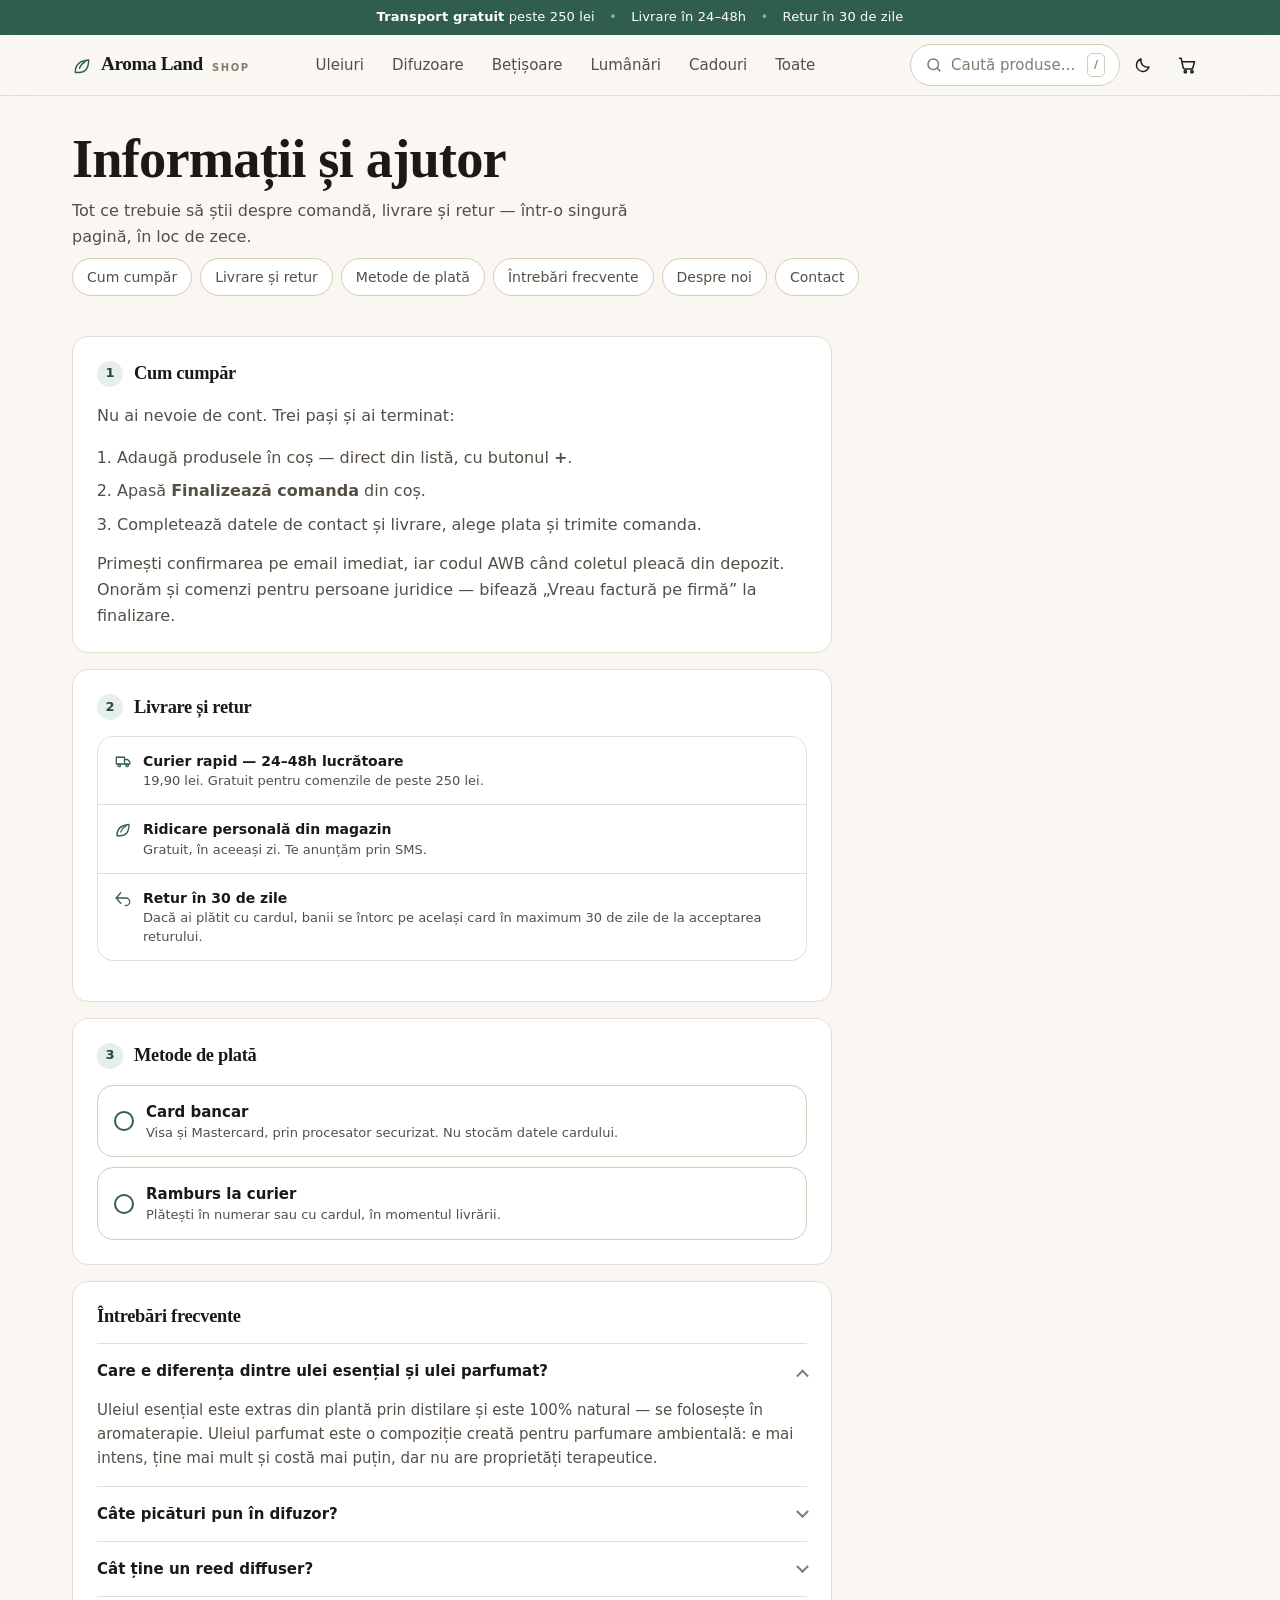
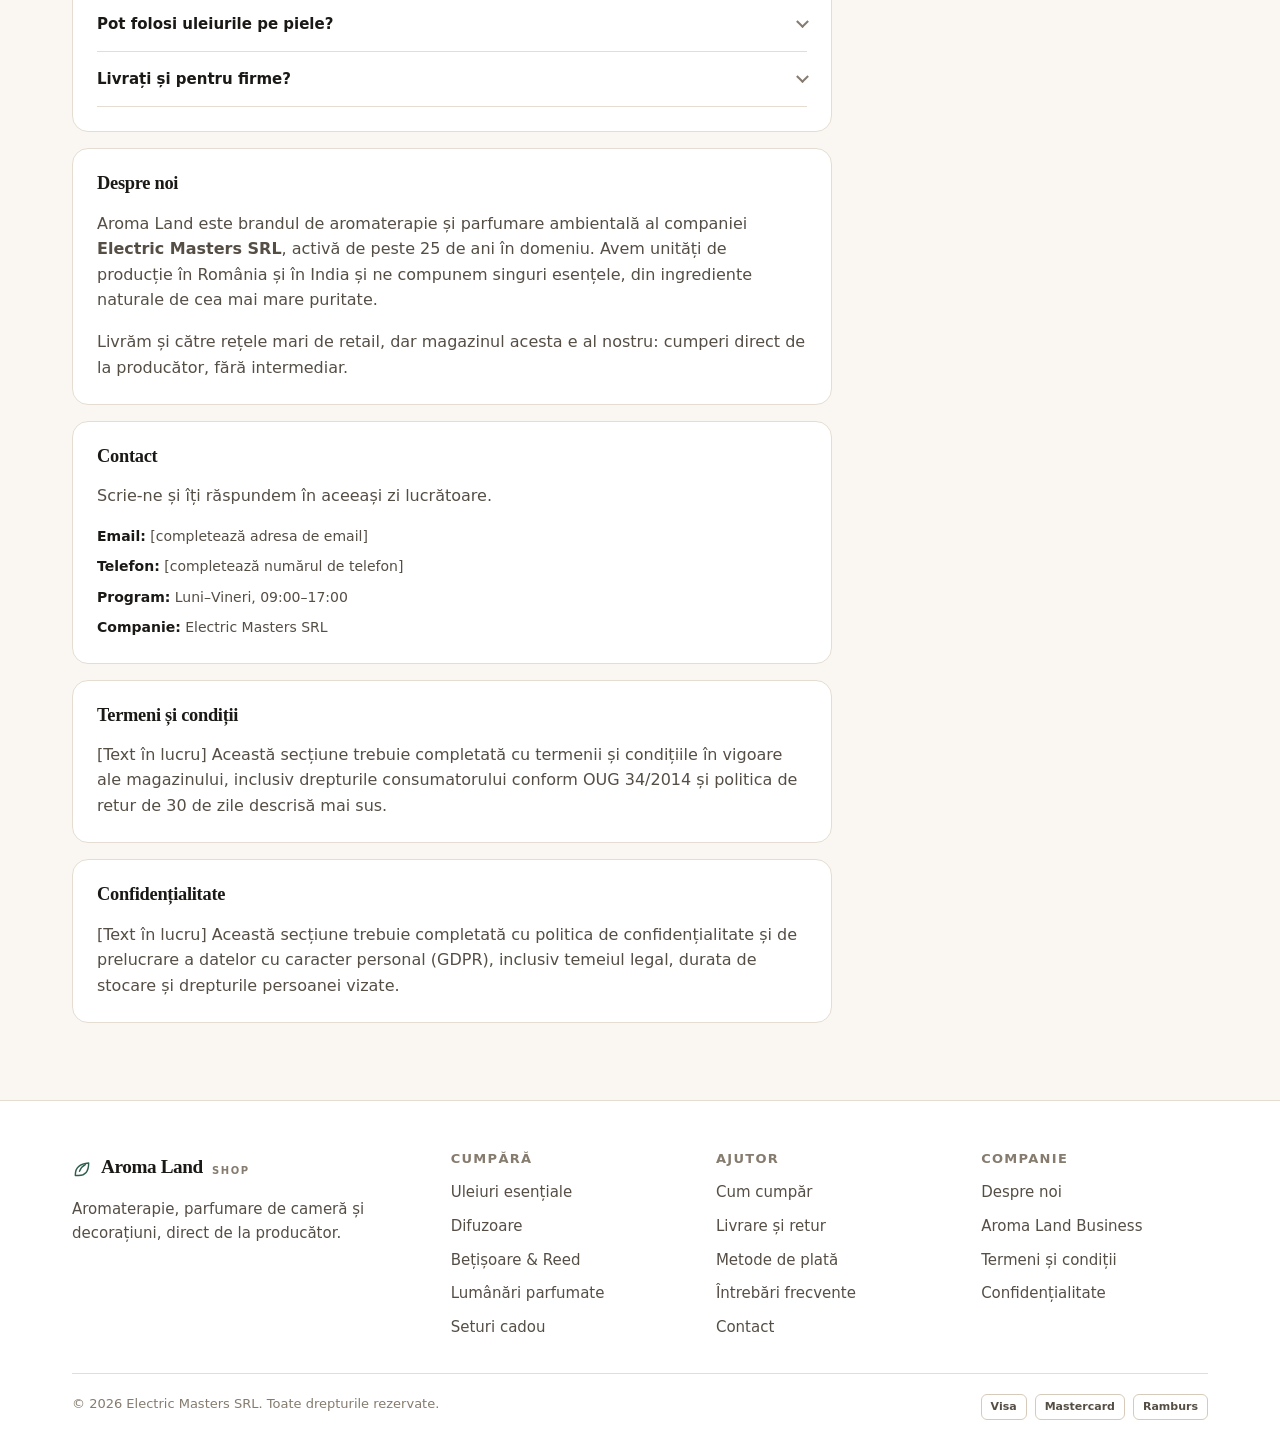
<file: info.html>
<!DOCTYPE html>
<html lang="ro" data-theme="light">
<head>
<meta charset="utf-8">
<meta name="viewport" content="width=device-width, initial-scale=1, viewport-fit=cover">
<title>Informații și ajutor — Aroma Land Shop</title>
<meta name="description" content="Livrare, retur, metode de plată, întrebări frecvente și contact — toate într-o singură pagină.">
<meta name="theme-color" content="#2f5d4e">
<link rel="icon" href="data:image/svg+xml,<svg xmlns='http://www.w3.org/2000/svg' viewBox='0 0 24 24'><text y='19' font-size='19'>🌿</text></svg>">
<link rel="stylesheet" href="assets/css/main.css">
<script>
  (function(){try{var m=localStorage.getItem('al.theme')||'auto';
  var d=m==='dark'||(m==='auto'&&matchMedia('(prefers-color-scheme: dark)').matches);
  document.documentElement.setAttribute('data-theme',d?'dark':'light');}catch(e){}})();
</script>
</head>
<body>

<a class="skip-link" href="#main">Sari la conținut</a>

<div class="promo">
  <span><strong>Transport gratuit</strong> peste 250 lei</span>
  <span class="promo-extra"><span class="sep">•</span> Livrare în 24–48h <span class="sep">•</span> Retur în 30 de zile</span>
</div>

<header class="header">
  <div class="wrap header-inner">
    <button class="icon-btn menu-btn" data-open-menu aria-label="Deschide meniul">
      <svg width="20" height="20" viewBox="0 0 24 24" fill="none" stroke="currentColor" stroke-width="1.9" stroke-linecap="round"><path d="M3 6h18M3 12h18M3 18h18"/></svg>
    </button>
    <a class="logo" href="index.html">
      <span class="mark"><svg width="20" height="20" viewBox="0 0 24 24" fill="none" stroke="currentColor" stroke-width="1.7" stroke-linecap="round" stroke-linejoin="round"><path d="M4 20c0-8 5-13 16-14 0 11-5 15-12 15H4z"/><path d="M9 16c1.5-4 4-6.5 7-8"/></svg></span>
      Aroma Land <span class="logo-sub">shop</span>
    </a>
    <nav class="nav" aria-label="Categorii principale">
      <a href="catalog.html?cat=uleiuri-esentiale">Uleiuri</a>
      <a href="catalog.html?cat=difuzoare">Difuzoare</a>
      <a href="catalog.html?cat=betisoare-reed">Bețișoare</a>
      <a href="catalog.html?cat=lumanari">Lumânări</a>
      <a href="catalog.html?cat=seturi-cadou">Cadouri</a>
      <a href="catalog.html">Toate</a>
    </nav>
    <div class="header-actions">
      <button class="search-trigger" data-open-search aria-label="Caută produse">
        <svg width="18" height="18" viewBox="0 0 24 24" fill="none" stroke="currentColor" stroke-width="2" stroke-linecap="round"><circle cx="11" cy="11" r="7"/><path d="m20 20-3.5-3.5"/></svg>
        <span>Caută produse…</span><kbd>/</kbd>
      </button>
      <button class="icon-btn" data-theme-toggle aria-label="Schimbă tema închis/deschis"></button>
      <a class="icon-btn" href="cart.html" data-open-cart aria-label="Deschide coșul">
        <svg width="20" height="20" viewBox="0 0 24 24" fill="none" stroke="currentColor" stroke-width="1.8" stroke-linecap="round" stroke-linejoin="round"><path d="M3 4h2l2.4 11.2a2 2 0 0 0 2 1.6h7.7a2 2 0 0 0 2-1.55L21 8H6"/><circle cx="10" cy="20" r="1.4"/><circle cx="18" cy="20" r="1.4"/></svg>
        <span class="cart-count" data-cart-count>0</span>
      </a>
    </div>
  </div>
</header>

<main id="main" class="wrap">

  <div style="padding-block:clamp(20px,3vw,32px) 8px">
    <h1>Informații și ajutor</h1>
    <p class="muted" style="margin-top:8px;max-width:60ch">
      Tot ce trebuie să știi despre comandă, livrare și retur — într-o singură pagină,
      în loc de zece.
    </p>
  </div>

  <div class="chips" style="margin-bottom:clamp(24px,4vw,40px)">
    <a class="chip" href="#cum-cumpar">Cum cumpăr</a>
    <a class="chip" href="#livrare">Livrare și retur</a>
    <a class="chip" href="#plata">Metode de plată</a>
    <a class="chip" href="#faq">Întrebări frecvente</a>
    <a class="chip" href="#despre">Despre noi</a>
    <a class="chip" href="#contact">Contact</a>
  </div>

  <div style="max-width:760px">

    <section class="co-block" id="cum-cumpar" style="scroll-margin-top:90px">
      <h2><span class="co-step">1</span> Cum cumpăr</h2>
      <p class="muted">
        Nu ai nevoie de cont. Trei pași și ai terminat:
      </p>
      <ol class="muted" style="padding-left:20px;margin:12px 0 0">
        <li style="margin-bottom:8px">Adaugă produsele în coș — direct din listă, cu butonul <strong>+</strong>.</li>
        <li style="margin-bottom:8px">Apasă <strong>Finalizează comanda</strong> din coș.</li>
        <li>Completează datele de contact și livrare, alege plata și trimite comanda.</li>
      </ol>
      <p class="muted" style="margin-top:14px">
        Primești confirmarea pe email imediat, iar codul AWB când coletul pleacă din depozit.
        Onorăm și comenzi pentru persoane juridice — bifează „Vreau factură pe firmă” la finalizare.
      </p>
    </section>

    <section class="co-block" id="livrare" style="scroll-margin-top:90px">
      <h2><span class="co-step">2</span> Livrare și retur</h2>
      <ul class="pdp-facts reset" style="margin-bottom:16px">
        <li>
          <svg width="18" height="18" viewBox="0 0 24 24" fill="none" stroke="currentColor" stroke-width="1.7" stroke-linecap="round" stroke-linejoin="round"><path d="M3 7h11v9H3zM14 10h4l3 3v3h-7z"/><circle cx="7" cy="18" r="1.6"/><circle cx="17.5" cy="18" r="1.6"/></svg>
          <span><span class="f-title">Curier rapid — 24–48h lucrătoare</span>
          <span class="f-sub">19,90 lei. Gratuit pentru comenzile de peste 250 lei.</span></span>
        </li>
        <li>
          <svg width="18" height="18" viewBox="0 0 24 24" fill="none" stroke="currentColor" stroke-width="1.7" stroke-linecap="round" stroke-linejoin="round"><path d="M4 20c0-8 5-13 16-14 0 11-5 15-12 15H4z"/><path d="M9 16c1.5-4 4-6.5 7-8"/></svg>
          <span><span class="f-title">Ridicare personală din magazin</span>
          <span class="f-sub">Gratuit, în aceeași zi. Te anunțăm prin SMS.</span></span>
        </li>
        <li>
          <svg width="18" height="18" viewBox="0 0 24 24" fill="none" stroke="currentColor" stroke-width="1.7" stroke-linecap="round" stroke-linejoin="round"><path d="M9 5 3 12l6 7"/><path d="M3 12h13a5 5 0 0 1 0 10h-1"/></svg>
          <span><span class="f-title">Retur în 30 de zile</span>
          <span class="f-sub">Dacă ai plătit cu cardul, banii se întorc pe același card în maximum 30 de zile de la acceptarea returului.</span></span>
        </li>
      </ul>
    </section>

    <section class="co-block" id="plata" style="scroll-margin-top:90px">
      <h2><span class="co-step">3</span> Metode de plată</h2>
      <div class="opt-list">
        <div class="opt" style="cursor:default">
          <span class="dot" aria-hidden="true" style="border-color:var(--brand)"></span>
          <span>
            <span class="opt-title">Card bancar</span>
            <span class="opt-sub">Visa și Mastercard, prin procesator securizat. Nu stocăm datele cardului.</span>
          </span>
        </div>
        <div class="opt" style="cursor:default">
          <span class="dot" aria-hidden="true" style="border-color:var(--brand)"></span>
          <span>
            <span class="opt-title">Ramburs la curier</span>
            <span class="opt-sub">Plătești în numerar sau cu cardul, în momentul livrării.</span>
          </span>
        </div>
      </div>
    </section>

    <section class="co-block" id="faq" style="scroll-margin-top:90px">
      <h2>Întrebări frecvente</h2>
      <div class="accordion">
        <details open>
          <summary>Care e diferența dintre ulei esențial și ulei parfumat?</summary>
          <div class="acc-body">
            Uleiul esențial este extras din plantă prin distilare și este 100% natural —
            se folosește în aromaterapie. Uleiul parfumat este o compoziție creată pentru
            parfumare ambientală: e mai intens, ține mai mult și costă mai puțin, dar nu are
            proprietăți terapeutice.
          </div>
        </details>
        <details>
          <summary>Câte picături pun în difuzor?</summary>
          <div class="acc-body">
            Regula bună: 3–5 picături la 100 ml de apă. Pentru camere mari, mergi până la 7.
            La uleiurile florale intense (iasomie, ylang-ylang) pornește de la 2 picături.
          </div>
        </details>
        <details>
          <summary>Cât ține un reed diffuser?</summary>
          <div class="acc-body">
            Un flacon de 100 ml ține 2–3 luni, unul de 200 ml între 4 și 5 luni. Întoarce
            bețișoarele o dată pe săptămână și înlocuiește-le la fiecare reumplere.
          </div>
        </details>
        <details>
          <summary>Pot folosi uleiurile pe piele?</summary>
          <div class="acc-body">
            Uleiurile esențiale se aplică doar diluate într-un ulei purtător, în concentrație
            de maximum 1–2%. Uleiurile parfumate sunt exclusiv pentru parfumare ambientală și
            nu se aplică pe piele.
          </div>
        </details>
        <details>
          <summary>Livrați și pentru firme?</summary>
          <div class="acc-body">
            Da. Bifează „Vreau factură pe firmă” la finalizarea comenzii și completează
            denumirea și CUI-ul. Pentru comenzi mari și parfumare profesională, vezi
            <a href="https://www.aromaland.ro/" rel="noopener" style="text-decoration:underline">Aroma Land Business</a>.
          </div>
        </details>
      </div>
    </section>

    <section class="co-block" id="despre" style="scroll-margin-top:90px">
      <h2>Despre noi</h2>
      <p class="muted">
        Aroma Land este brandul de aromaterapie și parfumare ambientală al companiei
        <strong>Electric Masters SRL</strong>, activă de peste 25 de ani în domeniu.
        Avem unități de producție în România și în India și ne compunem singuri esențele,
        din ingrediente naturale de cea mai mare puritate.
      </p>
      <p class="muted">
        Livrăm și către rețele mari de retail, dar magazinul acesta e al nostru: cumperi
        direct de la producător, fără intermediar.
      </p>
    </section>

    <section class="co-block" id="contact" style="scroll-margin-top:90px">
      <h2>Contact</h2>
      <!-- TODO: înlocuiește cu datele reale de contact înainte de publicare. -->
      <p class="muted">
        Scrie-ne și îți răspundem în aceeași zi lucrătoare.
      </p>
      <ul class="reset" style="display:grid;gap:8px;margin-top:12px">
        <li class="small"><strong>Email:</strong> <span class="muted">[completează adresa de email]</span></li>
        <li class="small"><strong>Telefon:</strong> <span class="muted">[completează numărul de telefon]</span></li>
        <li class="small"><strong>Program:</strong> <span class="muted">Luni–Vineri, 09:00–17:00</span></li>
        <li class="small"><strong>Companie:</strong> <span class="muted">Electric Masters SRL</span></li>
      </ul>
    </section>

    <section class="co-block" id="termeni" style="scroll-margin-top:90px">
      <h2>Termeni și condiții</h2>
      <p class="muted">
        <!-- TODO: inserează textul juridic complet, revizuit de consilier juridic. -->
        [Text în lucru] Această secțiune trebuie completată cu termenii și condițiile
        în vigoare ale magazinului, inclusiv drepturile consumatorului conform
        OUG 34/2014 și politica de retur de 30 de zile descrisă mai sus.
      </p>
    </section>

    <section class="co-block" id="confidentialitate" style="scroll-margin-top:90px">
      <h2>Confidențialitate</h2>
      <p class="muted">
        <!-- TODO: inserează politica GDPR completă. -->
        [Text în lucru] Această secțiune trebuie completată cu politica de
        confidențialitate și de prelucrare a datelor cu caracter personal (GDPR),
        inclusiv temeiul legal, durata de stocare și drepturile persoanei vizate.
      </p>
    </section>

  </div>
</main>

<footer class="footer">
  <div class="wrap">
    <div class="footer-grid">
      <div>
        <a class="logo" href="index.html">
          <span class="mark"><svg width="20" height="20" viewBox="0 0 24 24" fill="none" stroke="currentColor" stroke-width="1.7" stroke-linecap="round" stroke-linejoin="round"><path d="M4 20c0-8 5-13 16-14 0 11-5 15-12 15H4z"/><path d="M9 16c1.5-4 4-6.5 7-8"/></svg></span>
          Aroma Land <span class="logo-sub">shop</span>
        </a>
        <p class="f-about">Aromaterapie, parfumare de cameră și decorațiuni, direct de la producător.</p>
      </div>
      <div>
        <h3>Cumpără</h3>
        <ul class="reset">
          <li><a href="catalog.html?cat=uleiuri-esentiale">Uleiuri esențiale</a></li>
          <li><a href="catalog.html?cat=difuzoare">Difuzoare</a></li>
          <li><a href="catalog.html?cat=betisoare-reed">Bețișoare & Reed</a></li>
          <li><a href="catalog.html?cat=lumanari">Lumânări parfumate</a></li>
          <li><a href="catalog.html?cat=seturi-cadou">Seturi cadou</a></li>
        </ul>
      </div>
      <div>
        <h3>Ajutor</h3>
        <ul class="reset">
          <li><a href="info.html#cum-cumpar">Cum cumpăr</a></li>
          <li><a href="info.html#livrare">Livrare și retur</a></li>
          <li><a href="info.html#plata">Metode de plată</a></li>
          <li><a href="info.html#faq">Întrebări frecvente</a></li>
          <li><a href="info.html#contact">Contact</a></li>
        </ul>
      </div>
      <div>
        <h3>Companie</h3>
        <ul class="reset">
          <li><a href="info.html#despre">Despre noi</a></li>
          <li><a href="https://www.aromaland.ro/" rel="noopener">Aroma Land Business</a></li>
          <li><a href="info.html#termeni">Termeni și condiții</a></li>
          <li><a href="info.html#confidentialitate">Confidențialitate</a></li>
        </ul>
      </div>
    </div>
    <div class="footer-bottom">
      <span>© <span id="year">2026</span> Electric Masters SRL. Toate drepturile rezervate.</span>
      <div class="pay-methods"><span>Visa</span><span>Mastercard</span><span>Ramburs</span></div>
    </div>
  </div>
</footer>

<script src="assets/js/data.js"></script>
<script src="assets/js/art.js"></script>
<script src="assets/js/store.js"></script>
<script src="assets/js/app.js"></script>
<script>
  document.getElementById("year").textContent = new Date().getFullYear();
</script>
</body>
</html>
</file>
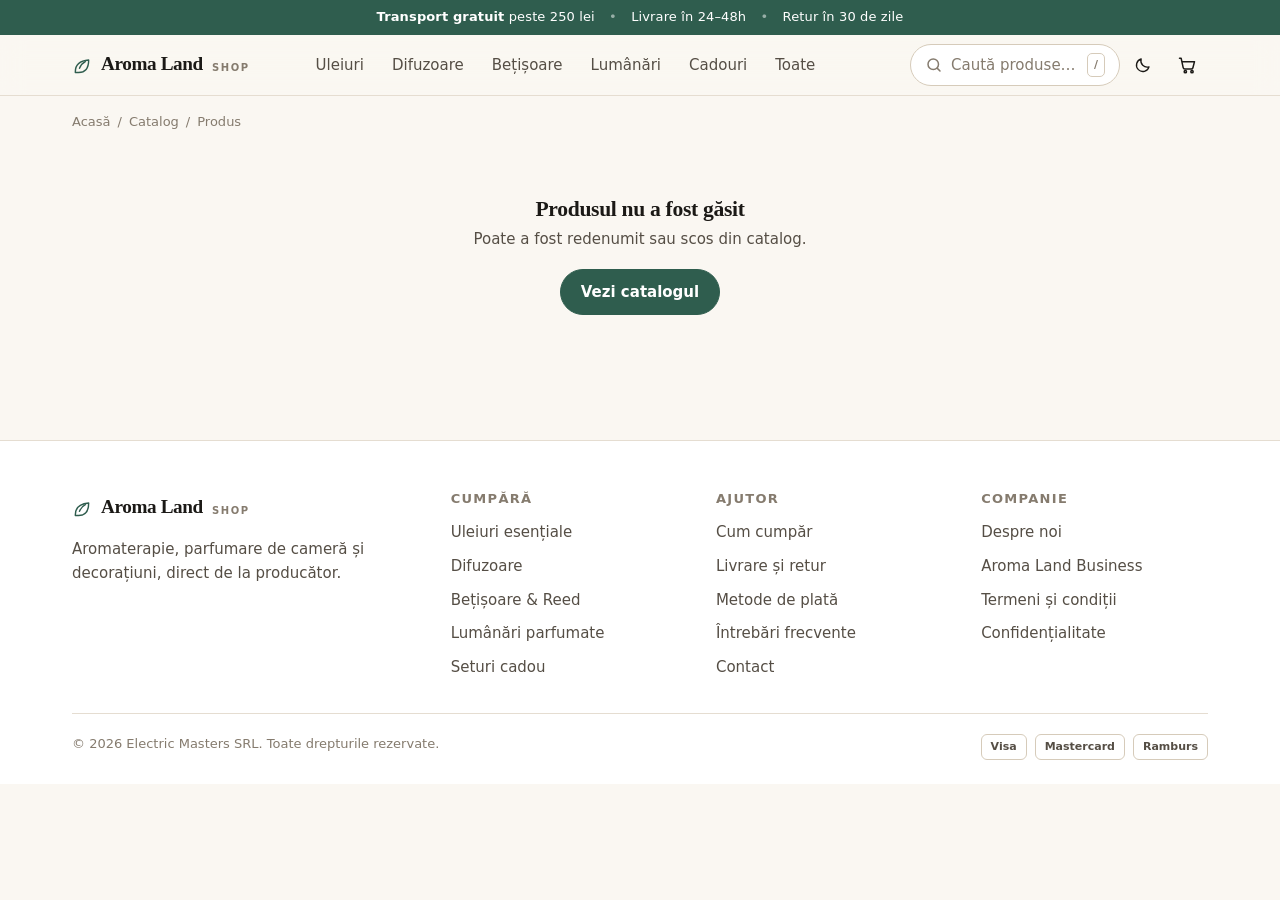
<file: product.html>
<!DOCTYPE html>
<html lang="ro" data-theme="light">
<head>
<meta charset="utf-8">
<meta name="viewport" content="width=device-width, initial-scale=1, viewport-fit=cover">
<title>Produs — Aroma Land Shop</title>
<meta name="description" content="Detalii produs, mod de utilizare și livrare — Aroma Land Shop.">
<meta name="theme-color" content="#2f5d4e">
<link rel="icon" href="data:image/svg+xml,<svg xmlns='http://www.w3.org/2000/svg' viewBox='0 0 24 24'><text y='19' font-size='19'>🌿</text></svg>">
<link rel="stylesheet" href="assets/css/main.css">
<script>
  (function(){try{var m=localStorage.getItem('al.theme')||'auto';
  var d=m==='dark'||(m==='auto'&&matchMedia('(prefers-color-scheme: dark)').matches);
  document.documentElement.setAttribute('data-theme',d?'dark':'light');}catch(e){}})();
</script>
</head>
<body class="has-buybar">

<a class="skip-link" href="#main">Sari la conținut</a>

<div class="promo">
  <span><strong>Transport gratuit</strong> peste 250 lei</span>
  <span class="promo-extra"><span class="sep">•</span> Livrare în 24–48h <span class="sep">•</span> Retur în 30 de zile</span>
</div>

<header class="header">
  <div class="wrap header-inner">
    <button class="icon-btn menu-btn" data-open-menu aria-label="Deschide meniul">
      <svg width="20" height="20" viewBox="0 0 24 24" fill="none" stroke="currentColor" stroke-width="1.9" stroke-linecap="round"><path d="M3 6h18M3 12h18M3 18h18"/></svg>
    </button>
    <a class="logo" href="index.html">
      <span class="mark"><svg width="20" height="20" viewBox="0 0 24 24" fill="none" stroke="currentColor" stroke-width="1.7" stroke-linecap="round" stroke-linejoin="round"><path d="M4 20c0-8 5-13 16-14 0 11-5 15-12 15H4z"/><path d="M9 16c1.5-4 4-6.5 7-8"/></svg></span>
      Aroma Land <span class="logo-sub">shop</span>
    </a>
    <nav class="nav" aria-label="Categorii principale">
      <a href="catalog.html?cat=uleiuri-esentiale">Uleiuri</a>
      <a href="catalog.html?cat=difuzoare">Difuzoare</a>
      <a href="catalog.html?cat=betisoare-reed">Bețișoare</a>
      <a href="catalog.html?cat=lumanari">Lumânări</a>
      <a href="catalog.html?cat=seturi-cadou">Cadouri</a>
      <a href="catalog.html">Toate</a>
    </nav>
    <div class="header-actions">
      <button class="search-trigger" data-open-search aria-label="Caută produse">
        <svg width="18" height="18" viewBox="0 0 24 24" fill="none" stroke="currentColor" stroke-width="2" stroke-linecap="round"><circle cx="11" cy="11" r="7"/><path d="m20 20-3.5-3.5"/></svg>
        <span>Caută produse…</span><kbd>/</kbd>
      </button>
      <button class="icon-btn" data-theme-toggle aria-label="Schimbă tema închis/deschis"></button>
      <a class="icon-btn" href="cart.html" data-open-cart aria-label="Deschide coșul">
        <svg width="20" height="20" viewBox="0 0 24 24" fill="none" stroke="currentColor" stroke-width="1.8" stroke-linecap="round" stroke-linejoin="round"><path d="M3 4h2l2.4 11.2a2 2 0 0 0 2 1.6h7.7a2 2 0 0 0 2-1.55L21 8H6"/><circle cx="10" cy="20" r="1.4"/><circle cx="18" cy="20" r="1.4"/></svg>
        <span class="cart-count" data-cart-count>0</span>
      </a>
    </div>
  </div>
</header>

<main id="main" class="wrap">
  <nav class="breadcrumb" aria-label="Navigare secundară">
    <a href="index.html">Acasă</a>
    <span aria-hidden="true">/</span>
    <a href="catalog.html" id="crumb-cat">Catalog</a>
    <span aria-hidden="true">/</span>
    <span id="crumb-name">Produs</span>
  </nav>

  <div id="pdp-root"></div>

  <section class="section" id="related-section" hidden>
    <div class="section-head">
      <div><h2>Merge bine împreună</h2></div>
    </div>
    <div class="grid" id="related"></div>
  </section>
</main>

<!-- Sticky mobile purchase bar: price + add-to-cart always within thumb reach -->
<div class="buy-bar" id="buy-bar" aria-hidden="true">
  <div class="grow">
    <div class="bb-name" id="bb-name"></div>
    <div class="bb-price" id="bb-price"></div>
  </div>
  <button class="btn btn-primary" id="bb-add">Adaugă în coș</button>
</div>

<footer class="footer">
  <div class="wrap">
    <div class="footer-grid">
      <div>
        <a class="logo" href="index.html">
          <span class="mark"><svg width="20" height="20" viewBox="0 0 24 24" fill="none" stroke="currentColor" stroke-width="1.7" stroke-linecap="round" stroke-linejoin="round"><path d="M4 20c0-8 5-13 16-14 0 11-5 15-12 15H4z"/><path d="M9 16c1.5-4 4-6.5 7-8"/></svg></span>
          Aroma Land <span class="logo-sub">shop</span>
        </a>
        <p class="f-about">Aromaterapie, parfumare de cameră și decorațiuni, direct de la producător.</p>
      </div>
      <div>
        <h3>Cumpără</h3>
        <ul class="reset">
          <li><a href="catalog.html?cat=uleiuri-esentiale">Uleiuri esențiale</a></li>
          <li><a href="catalog.html?cat=difuzoare">Difuzoare</a></li>
          <li><a href="catalog.html?cat=betisoare-reed">Bețișoare & Reed</a></li>
          <li><a href="catalog.html?cat=lumanari">Lumânări parfumate</a></li>
          <li><a href="catalog.html?cat=seturi-cadou">Seturi cadou</a></li>
        </ul>
      </div>
      <div>
        <h3>Ajutor</h3>
        <ul class="reset">
          <li><a href="info.html#cum-cumpar">Cum cumpăr</a></li>
          <li><a href="info.html#livrare">Livrare și retur</a></li>
          <li><a href="info.html#plata">Metode de plată</a></li>
          <li><a href="info.html#faq">Întrebări frecvente</a></li>
          <li><a href="info.html#contact">Contact</a></li>
        </ul>
      </div>
      <div>
        <h3>Companie</h3>
        <ul class="reset">
          <li><a href="info.html#despre">Despre noi</a></li>
          <li><a href="https://www.aromaland.ro/" rel="noopener">Aroma Land Business</a></li>
          <li><a href="info.html#termeni">Termeni și condiții</a></li>
          <li><a href="info.html#confidentialitate">Confidențialitate</a></li>
        </ul>
      </div>
    </div>
    <div class="footer-bottom">
      <span>© <span id="year">2026</span> Electric Masters SRL. Toate drepturile rezervate.</span>
      <div class="pay-methods"><span>Visa</span><span>Mastercard</span><span>Ramburs</span></div>
    </div>
  </div>
</footer>

<script src="assets/js/data.js"></script>
<script src="assets/js/art.js"></script>
<script src="assets/js/store.js"></script>
<script src="assets/js/app.js"></script>
<script src="assets/js/product.js"></script>
</body>
</html>
</file>
<file: assets/css/main.css>
/* ==========================================================================
   Aroma Land Shop — design system
   Zero dependencies. No webfonts, no frameworks, no runtime CSS.
   ========================================================================== */

/* --------------------------------------------------------------- 1. Tokens */

:root {
  /* Warm paper base — calm, botanical, low contrast fatigue */
  --paper: #faf7f2;
  --surface: #ffffff;
  --surface-2: #f4efe7;
  --surface-3: #ece5da;

  --ink: #1b1916;
  --ink-2: #554e45;
  --ink-3: #857b6e;

  --line: #e5ddd1;
  --line-2: #d6cbba;

  --brand: #2f5d4e;      /* deep botanical green */
  --brand-ink: #24483d;
  --brand-soft: #e7efeb;
  --brand-contrast: #ffffff;

  --accent: #b3742a;     /* warm amber — prices, sale, highlights */
  --accent-soft: #fbf1e2;

  --danger: #a83232;
  --danger-soft: #fbeceb;
  --ok: #2f6b46;
  --ok-soft: #e8f2ec;

  --radius-sm: 10px;
  --radius: 16px;
  --radius-lg: 24px;
  --radius-pill: 999px;

  --shadow-sm: 0 1px 2px rgba(27, 25, 22, 0.06), 0 1px 3px rgba(27, 25, 22, 0.04);
  --shadow: 0 4px 12px rgba(27, 25, 22, 0.07), 0 1px 3px rgba(27, 25, 22, 0.05);
  --shadow-lg: 0 18px 44px rgba(27, 25, 22, 0.14), 0 2px 8px rgba(27, 25, 22, 0.06);

  --sans: ui-sans-serif, system-ui, -apple-system, "Segoe UI", Roboto, "Helvetica Neue", Arial, sans-serif;
  --serif: ui-serif, Georgia, "Iowan Old Style", "Times New Roman", serif;

  --page: 1200px;
  --gutter: clamp(16px, 4vw, 32px);
  --header-h: 60px;

  --ease: cubic-bezier(0.22, 0.61, 0.36, 1);
  --dur: 0.22s;

  color-scheme: light;
}

:root[data-theme="dark"] {
  --paper: #131210;
  --surface: #1c1a17;
  --surface-2: #24211d;
  --surface-3: #2e2a25;

  --ink: #f3efe8;
  --ink-2: #c0b8ab;
  --ink-3: #948b7e;

  --line: #302c26;
  --line-2: #423c34;

  --brand: #7fbba5;
  --brand-ink: #a9d3c3;
  --brand-soft: #1e2b26;
  --brand-contrast: #10201b;

  --accent: #e0a463;
  --accent-soft: #2a2118;

  --danger: #e88b83;
  --danger-soft: #2c1c1b;
  --ok: #86c5a1;
  --ok-soft: #1a2620;

  --shadow-sm: 0 1px 2px rgba(0, 0, 0, 0.4);
  --shadow: 0 4px 14px rgba(0, 0, 0, 0.45);
  --shadow-lg: 0 20px 48px rgba(0, 0, 0, 0.6);

  color-scheme: dark;
}

/* ----------------------------------------------------------- 2. Reset/base */

*,
*::before,
*::after { box-sizing: border-box; }

html {
  -webkit-text-size-adjust: 100%;
  scroll-behavior: smooth;
}

body {
  margin: 0;
  font-family: var(--sans);
  font-size: 16px;
  line-height: 1.6;
  color: var(--ink);
  background: var(--paper);
  -webkit-font-smoothing: antialiased;
  text-rendering: optimizeLegibility;
  overflow-wrap: break-word;
}

body.is-locked { overflow: hidden; }

img, svg { max-width: 100%; display: block; }
button, input, select, textarea { font: inherit; color: inherit; }
button { cursor: pointer; }

a {
  color: inherit;
  text-decoration: none;
}

h1, h2, h3, h4 {
  margin: 0;
  font-family: var(--serif);
  font-weight: 600;
  line-height: 1.15;
  letter-spacing: -0.015em;
}

h1 { font-size: clamp(2rem, 1.4rem + 2.6vw, 3.4rem); }
h2 { font-size: clamp(1.5rem, 1.2rem + 1.3vw, 2.15rem); }
h3 { font-size: clamp(1.1rem, 1rem + 0.5vw, 1.35rem); }

p { margin: 0 0 1em; }
p:last-child { margin-bottom: 0; }

:focus-visible {
  outline: 2px solid var(--brand);
  outline-offset: 2px;
  border-radius: 4px;
}
:focus:not(:focus-visible) { outline: none; }

::selection { background: var(--brand-soft); color: var(--brand-ink); }

@media (prefers-reduced-motion: reduce) {
  html { scroll-behavior: auto; }
  *, *::before, *::after {
    animation-duration: 0.01ms !important;
    animation-iteration-count: 1 !important;
    transition-duration: 0.01ms !important;
  }
}

/* ------------------------------------------------------------- 3. Utilities */

.wrap {
  width: 100%;
  max-width: var(--page);
  margin-inline: auto;
  padding-inline: var(--gutter);
}

.stack > * + * { margin-top: var(--gap, 16px); }
.row { display: flex; align-items: center; gap: var(--gap, 12px); }
.row-between { display: flex; align-items: center; justify-content: space-between; gap: 12px; }
.grow { flex: 1 1 auto; min-width: 0; }

.sr-only {
  position: absolute;
  width: 1px; height: 1px;
  padding: 0; margin: -1px;
  overflow: hidden;
  clip: rect(0 0 0 0);
  white-space: nowrap;
  border: 0;
}

.skip-link {
  position: absolute;
  left: 12px;
  top: -60px;
  z-index: 200;
  background: var(--brand);
  color: var(--brand-contrast);
  padding: 10px 16px;
  border-radius: var(--radius-sm);
  transition: top var(--dur) var(--ease);
}
.skip-link:focus { top: 12px; }

.muted { color: var(--ink-2); }
.small { font-size: 0.875rem; }
.tiny { font-size: 0.8125rem; }
.center { text-align: center; }

.eyebrow {
  font-family: var(--sans);
  font-size: 0.75rem;
  font-weight: 600;
  letter-spacing: 0.12em;
  text-transform: uppercase;
  color: var(--ink-3);
}

.section { padding-block: clamp(40px, 6vw, 76px); }
.section-head {
  display: flex;
  align-items: flex-end;
  justify-content: space-between;
  gap: 16px;
  margin-bottom: clamp(20px, 3vw, 32px);
  flex-wrap: wrap;
}
.section-head p { color: var(--ink-2); margin: 6px 0 0; max-width: 56ch; }

.link-arrow {
  display: inline-flex;
  align-items: center;
  gap: 6px;
  font-weight: 600;
  color: var(--brand);
  font-size: 0.9375rem;
  white-space: nowrap;
}
.link-arrow svg { transition: transform var(--dur) var(--ease); }
.link-arrow:hover svg { transform: translateX(3px); }

/* --------------------------------------------------------------- 4. Buttons */

.btn {
  --btn-bg: var(--surface);
  --btn-fg: var(--ink);
  --btn-bd: var(--line-2);
  display: inline-flex;
  align-items: center;
  justify-content: center;
  gap: 8px;
  padding: 12px 20px;
  min-height: 46px;
  border: 1px solid var(--btn-bd);
  border-radius: var(--radius-pill);
  background: var(--btn-bg);
  color: var(--btn-fg);
  font-size: 0.9375rem;
  font-weight: 600;
  line-height: 1;
  text-align: center;
  transition: transform var(--dur) var(--ease), background var(--dur) var(--ease),
    border-color var(--dur) var(--ease), opacity var(--dur) var(--ease);
  -webkit-tap-highlight-color: transparent;
}
.btn:hover { transform: translateY(-1px); }
.btn:active { transform: translateY(0) scale(0.985); }
.btn[disabled], .btn[aria-disabled="true"] {
  opacity: 0.5;
  pointer-events: none;
}

.btn-primary {
  --btn-bg: var(--brand);
  --btn-fg: var(--brand-contrast);
  --btn-bd: var(--brand);
}
.btn-primary:hover { --btn-bg: var(--brand-ink); --btn-bd: var(--brand-ink); }

.btn-ghost { --btn-bg: transparent; --btn-bd: var(--line-2); }
.btn-ghost:hover { --btn-bg: var(--surface-2); }

.btn-quiet { --btn-bg: transparent; --btn-bd: transparent; padding-inline: 10px; }
.btn-quiet:hover { --btn-bg: var(--surface-2); }

.btn-lg { min-height: 54px; padding-inline: 28px; font-size: 1rem; }
.btn-sm { min-height: 38px; padding: 8px 14px; font-size: 0.875rem; }
.btn-block { width: 100%; }

/* Icon-only control */
.icon-btn {
  display: inline-grid;
  place-items: center;
  width: 42px;
  height: 42px;
  border: 1px solid transparent;
  border-radius: var(--radius-pill);
  background: transparent;
  color: var(--ink);
  position: relative;
  transition: background var(--dur) var(--ease);
  -webkit-tap-highlight-color: transparent;
}
.icon-btn:hover { background: var(--surface-2); }

/* ---------------------------------------------------------------- 5. Forms */

.field { display: block; }
.field + .field { margin-top: 14px; }

.label {
  display: block;
  font-size: 0.8125rem;
  font-weight: 600;
  color: var(--ink-2);
  margin-bottom: 6px;
}

.input, .select, .textarea {
  width: 100%;
  padding: 12px 14px;
  min-height: 48px;
  background: var(--surface);
  border: 1px solid var(--line-2);
  border-radius: var(--radius-sm);
  transition: border-color var(--dur) var(--ease), box-shadow var(--dur) var(--ease);
  appearance: none;
}
.input:focus, .select:focus, .textarea:focus {
  outline: none;
  border-color: var(--brand);
  box-shadow: 0 0 0 3px var(--brand-soft);
}
.textarea { min-height: 90px; resize: vertical; }

.select {
  background-image: linear-gradient(45deg, transparent 50%, currentColor 50%),
    linear-gradient(135deg, currentColor 50%, transparent 50%);
  background-position: calc(100% - 19px) 21px, calc(100% - 14px) 21px;
  background-size: 5px 5px, 5px 5px;
  background-repeat: no-repeat;
  padding-right: 38px;
}

.field-error {
  display: none;
  color: var(--danger);
  font-size: 0.8125rem;
  margin-top: 5px;
}
.field.has-error .input,
.field.has-error .select { border-color: var(--danger); }
.field.has-error .field-error { display: block; }

.grid-2 { display: grid; grid-template-columns: 1fr 1fr; gap: 14px; }
/* Grid gap already spaces these — the stacking margin would misalign the pair. */
.grid-2 > .field + .field { margin-top: 0; }
@media (max-width: 520px) { .grid-2 { grid-template-columns: 1fr; } }

/* Selectable option tiles (delivery / payment) */
.opt-list { display: grid; gap: 10px; }
.opt {
  position: relative; /* contains the visually-hidden input */
  display: flex;
  align-items: center;
  gap: 12px;
  padding: 14px 16px;
  border: 1px solid var(--line-2);
  border-radius: var(--radius);
  background: var(--surface);
  cursor: pointer;
  transition: border-color var(--dur) var(--ease), background var(--dur) var(--ease);
}
.opt:hover { border-color: var(--ink-3); }
.opt input { position: absolute; opacity: 0; pointer-events: none; }
.opt .dot {
  flex: none;
  width: 20px; height: 20px;
  border: 2px solid var(--line-2);
  border-radius: 50%;
  display: grid; place-items: center;
  transition: border-color var(--dur) var(--ease);
}
.opt .dot::after {
  content: "";
  width: 10px; height: 10px;
  border-radius: 50%;
  background: var(--brand);
  transform: scale(0);
  transition: transform var(--dur) var(--ease);
}
.opt:has(input:checked) { border-color: var(--brand); background: var(--brand-soft); }
.opt:has(input:checked) .dot { border-color: var(--brand); }
.opt:has(input:checked) .dot::after { transform: scale(1); }
.opt:has(input:focus-visible) { outline: 2px solid var(--brand); outline-offset: 2px; }
.opt .opt-title { display: block; font-weight: 600; font-size: 0.9375rem; }
.opt .opt-sub { display: block; font-size: 0.8125rem; color: var(--ink-2); line-height: 1.45; }
.opt .opt-price { margin-left: auto; font-weight: 600; font-size: 0.9375rem; white-space: nowrap; }

/* Quantity stepper */
.qty {
  display: inline-flex;
  align-items: center;
  border: 1px solid var(--line-2);
  border-radius: var(--radius-pill);
  background: var(--surface);
  overflow: hidden;
}
.qty button {
  width: 40px; height: 42px;
  border: 0;
  background: transparent;
  color: var(--ink);
  font-size: 1.1rem;
  display: grid; place-items: center;
  transition: background var(--dur) var(--ease);
}
.qty button:hover { background: var(--surface-2); }
.qty button:disabled { opacity: 0.35; pointer-events: none; }
.qty output {
  min-width: 30px;
  text-align: center;
  font-weight: 600;
  font-variant-numeric: tabular-nums;
  font-size: 0.9375rem;
}

/* --------------------------------------------------------------- 6. Header */

.promo {
  background: var(--brand);
  color: var(--brand-contrast);
  font-size: 0.8125rem;
  text-align: center;
  padding: 7px var(--gutter);
  letter-spacing: 0.01em;
}
:root[data-theme="dark"] .promo {
  background: var(--surface-2);
  color: var(--ink-2);
  border-bottom: 1px solid var(--line);
}
:root[data-theme="dark"] .promo strong { color: var(--brand-ink); }

.promo strong { font-weight: 700; }
.promo .sep { opacity: 0.5; margin-inline: 10px; }
@media (max-width: 640px) { .promo .promo-extra { display: none; } }

.header {
  position: sticky;
  top: 0;
  z-index: 60;
  background: color-mix(in srgb, var(--paper) 88%, transparent);
  backdrop-filter: saturate(1.6) blur(12px);
  -webkit-backdrop-filter: saturate(1.6) blur(12px);
  border-bottom: 1px solid var(--line);
}
.header-inner {
  display: flex;
  align-items: center;
  gap: 8px;
  min-height: var(--header-h);
}

.logo {
  display: inline-flex;
  align-items: center;
  gap: 9px;
  font-family: var(--serif);
  font-size: 1.2rem;
  font-weight: 600;
  letter-spacing: -0.02em;
  white-space: nowrap;
  margin-right: 8px;
}
.logo .mark { flex: none; color: var(--brand); }
.logo .logo-sub {
  font-family: var(--sans);
  font-size: 0.625rem;
  font-weight: 600;
  letter-spacing: 0.16em;
  text-transform: uppercase;
  color: var(--ink-3);
  align-self: flex-end;
  padding-bottom: 4px;
}

.nav { display: flex; align-items: center; gap: 2px; margin-inline: auto; }
.nav a {
  padding: 9px 13px;
  border-radius: var(--radius-pill);
  font-size: 0.9375rem;
  font-weight: 500;
  color: var(--ink-2);
  transition: background var(--dur) var(--ease), color var(--dur) var(--ease);
  white-space: nowrap;
}
.nav a:hover { background: var(--surface-2); color: var(--ink); }
.nav a[aria-current="page"] { color: var(--ink); font-weight: 600; }

.header-actions { display: flex; align-items: center; gap: 2px; margin-left: auto; }

/* Desktop search trigger looks like a real input; on mobile it collapses */
.search-trigger {
  display: inline-flex;
  align-items: center;
  gap: 8px;
  height: 42px;
  padding: 0 14px;
  min-width: 210px;
  border: 1px solid var(--line-2);
  border-radius: var(--radius-pill);
  background: var(--surface);
  color: var(--ink-3);
  font-size: 0.9375rem;
  transition: border-color var(--dur) var(--ease);
}
.search-trigger:hover { border-color: var(--ink-3); }
.search-trigger kbd {
  margin-left: auto;
  font-family: var(--sans);
  font-size: 0.6875rem;
  font-weight: 600;
  padding: 2px 6px;
  border: 1px solid var(--line-2);
  border-radius: 5px;
  color: var(--ink-3);
}

/* Theme toggle shows the icon for the mode you'd switch *to* */
[data-theme-toggle] svg:nth-child(1) { display: none; }
[data-theme-toggle] svg:nth-child(2) { display: block; }
:root[data-theme="dark"] [data-theme-toggle] svg:nth-child(1) { display: block; }
:root[data-theme="dark"] [data-theme-toggle] svg:nth-child(2) { display: none; }

.cart-count {
  position: absolute;
  top: 2px; right: 1px;
  min-width: 18px;
  height: 18px;
  padding: 0 5px;
  display: grid;
  place-items: center;
  background: var(--accent);
  color: #fff;
  font-size: 0.6875rem;
  font-weight: 700;
  font-variant-numeric: tabular-nums;
  border-radius: var(--radius-pill);
  transform: scale(0);
  transition: transform var(--dur) var(--ease);
}
:root[data-theme="dark"] .cart-count { color: #1b1510; }
.cart-count.is-visible { transform: scale(1); }
.cart-count.is-bump { animation: bump 0.4s var(--ease); }
@keyframes bump {
  0% { transform: scale(1); }
  40% { transform: scale(1.35); }
  100% { transform: scale(1); }
}

.menu-btn { display: none; }

@media (max-width: 900px) {
  .nav { display: none; }
  .menu-btn { display: inline-grid; order: -1; margin-left: -8px; }
  .search-trigger { min-width: 0; padding: 0; width: 42px; justify-content: center; border-color: transparent; background: transparent; }
  .search-trigger span, .search-trigger kbd { display: none; }
  .logo .logo-sub { display: none; }
}

/* Mobile slide-down menu */
.mobile-menu {
  position: fixed;
  inset: 0;
  z-index: 90;
  display: none;
  background: var(--paper);
  overflow-y: auto;
  padding-bottom: 40px;
}
.mobile-menu.is-open { display: block; animation: fade 0.2s var(--ease); }
@keyframes fade { from { opacity: 0; } to { opacity: 1; } }
.mobile-menu .mm-head {
  display: flex; align-items: center; justify-content: space-between;
  min-height: var(--header-h);
  border-bottom: 1px solid var(--line);
  margin-bottom: 8px;
}
.mobile-menu nav { display: grid; }
.mobile-menu nav a {
  display: flex;
  align-items: center;
  justify-content: space-between;
  padding: 15px 0;
  font-size: 1.0625rem;
  font-weight: 500;
  border-bottom: 1px solid var(--line);
}
.mobile-menu nav a svg { color: var(--ink-3); }
.mobile-menu .mm-foot { margin-top: 22px; display: grid; gap: 8px; }
.mobile-menu .mm-foot a { color: var(--ink-2); font-size: 0.9375rem; padding: 6px 0; }

/* --------------------------------------------------------- 7. Search overlay */

.search-overlay {
  position: fixed;
  inset: 0;
  z-index: 100;
  display: none;
  background: rgba(20, 18, 15, 0.45);
  backdrop-filter: blur(3px);
  -webkit-backdrop-filter: blur(3px);
  padding: clamp(0px, 8vh, 90px) var(--gutter) 0;
}
.search-overlay.is-open { display: block; animation: fade 0.16s var(--ease); }

.search-panel {
  max-width: 640px;
  margin-inline: auto;
  background: var(--surface);
  border: 1px solid var(--line);
  border-radius: var(--radius-lg);
  box-shadow: var(--shadow-lg);
  overflow: hidden;
  animation: pop 0.2s var(--ease);
}
@keyframes pop { from { opacity: 0; transform: translateY(-8px); } to { opacity: 1; transform: none; } }

.search-panel .sp-input {
  display: flex;
  align-items: center;
  gap: 12px;
  padding: 6px 16px;
  border-bottom: 1px solid var(--line);
}
.search-panel .sp-input svg { flex: none; color: var(--ink-3); }
.search-panel input {
  flex: 1;
  border: 0;
  background: transparent;
  padding: 16px 0;
  font-size: 1.0625rem;
}
.search-panel input:focus { outline: none; }

.search-results { max-height: min(56vh, 460px); overflow-y: auto; padding: 8px; }
.search-results:empty { display: none; }

.sr-item {
  display: flex;
  align-items: center;
  gap: 12px;
  padding: 9px 10px;
  border-radius: var(--radius-sm);
  transition: background var(--dur) var(--ease);
}
.sr-item:hover, .sr-item.is-active { background: var(--surface-2); }
.sr-item .thumb {
  flex: none;
  width: 46px; height: 46px;
  border-radius: 9px;
  overflow: hidden;
  background: var(--surface-2);
}
.sr-item .sr-name { display: block; font-weight: 500; font-size: 0.9375rem; }
.sr-item .sr-meta { display: block; font-size: 0.8125rem; color: var(--ink-3); }
.sr-item .sr-price { margin-left: auto; font-weight: 600; font-size: 0.9375rem; white-space: nowrap; }

.search-empty { padding: 30px 16px; text-align: center; color: var(--ink-2); font-size: 0.9375rem; }
.search-hint { padding: 12px 18px; border-top: 1px solid var(--line); font-size: 0.8125rem; color: var(--ink-3); display: flex; gap: 16px; flex-wrap: wrap; }
.search-quick { padding: 14px 18px 18px; }
.search-quick .eyebrow { margin-bottom: 10px; }
.chips { display: flex; flex-wrap: wrap; gap: 8px; }
.chip {
  padding: 7px 14px;
  border: 1px solid var(--line-2);
  border-radius: var(--radius-pill);
  background: var(--surface);
  font-size: 0.875rem;
  font-weight: 500;
  color: var(--ink-2);
  transition: all var(--dur) var(--ease);
  white-space: nowrap;
}
.chip:hover { border-color: var(--ink-3); color: var(--ink); }
.chip[aria-pressed="true"], .chip.is-active {
  background: var(--brand);
  border-color: var(--brand);
  color: var(--brand-contrast);
}

/* ----------------------------------------------------------- 8. Cart drawer */

.scrim {
  position: fixed;
  inset: 0;
  z-index: 95;
  background: rgba(20, 18, 15, 0.42);
  opacity: 0;
  visibility: hidden;
  transition: opacity var(--dur) var(--ease), visibility var(--dur);
}
.scrim.is-open { opacity: 1; visibility: visible; }

.drawer {
  position: fixed;
  top: 0; right: 0; bottom: 0;
  z-index: 96;
  width: min(420px, 100%);
  display: flex;
  flex-direction: column;
  background: var(--paper);
  border-left: 1px solid var(--line);
  box-shadow: var(--shadow-lg);
  transform: translateX(100%);
  transition: transform 0.28s var(--ease);
}
.drawer.is-open { transform: none; }

.drawer-head {
  display: flex;
  align-items: center;
  justify-content: space-between;
  padding: 14px 16px;
  border-bottom: 1px solid var(--line);
}
.drawer-head h2 { font-size: 1.15rem; }
.drawer-body { flex: 1; overflow-y: auto; padding: 16px; }
.drawer-foot {
  border-top: 1px solid var(--line);
  padding: 16px;
  background: var(--surface);
  display: grid;
  gap: 12px;
}
.drawer-foot .total-row {
  display: flex;
  align-items: baseline;
  justify-content: space-between;
}
.drawer-foot .total-row .t-label { font-size: 0.9375rem; color: var(--ink-2); }
.drawer-foot .total-row .t-value { font-family: var(--serif); font-size: 1.5rem; font-weight: 600; }

/* Free shipping progress */
.ship-bar { display: grid; gap: 7px; }
.ship-bar .track {
  height: 6px;
  border-radius: var(--radius-pill);
  background: var(--surface-3);
  overflow: hidden;
}
.ship-bar .fill {
  height: 100%;
  width: 0;
  border-radius: var(--radius-pill);
  background: linear-gradient(90deg, var(--brand), var(--accent));
  transition: width 0.4s var(--ease);
}
.ship-bar .msg { font-size: 0.8125rem; color: var(--ink-2); }
.ship-bar .msg strong { color: var(--ink); }
.ship-bar.is-free .msg { color: var(--ok); font-weight: 600; }

/* Line item */
.line {
  display: grid;
  grid-template-columns: 76px 1fr;
  gap: 12px;
  padding: 14px 0;
  border-bottom: 1px solid var(--line);
}
.line:first-child { padding-top: 0; }
.line:last-child { border-bottom: 0; }
.line .line-art {
  border-radius: var(--radius-sm);
  overflow: hidden;
  background: var(--surface-2);
  aspect-ratio: 1;
}
.line .line-name { font-weight: 500; font-size: 0.9375rem; line-height: 1.35; }
.line .line-variant { font-size: 0.8125rem; color: var(--ink-3); margin-top: 2px; }
.line .line-bottom { display: flex; align-items: center; justify-content: space-between; gap: 10px; margin-top: 10px; }
.line .line-price { font-weight: 600; font-size: 0.9375rem; white-space: nowrap; }
.line .line-remove {
  border: 0; background: transparent; padding: 4px;
  color: var(--ink-3); font-size: 0.8125rem; text-decoration: underline;
}
.line .line-remove:hover { color: var(--danger); }

.empty-state { text-align: center; padding: 48px 16px; }
.empty-state .es-icon { color: var(--ink-3); margin: 0 auto 14px; }
.empty-state h3 { margin-bottom: 6px; }
.empty-state p { color: var(--ink-2); font-size: 0.9375rem; margin-bottom: 18px; }

/* ---------------------------------------------------------- 9. Product cards */

.grid {
  display: grid;
  gap: clamp(14px, 2vw, 22px);
  grid-template-columns: repeat(auto-fill, minmax(min(230px, 100%), 1fr));
}
@media (max-width: 560px) {
  .grid { grid-template-columns: repeat(2, 1fr); gap: 12px; }
}

.card {
  position: relative;
  display: flex;
  flex-direction: column;
  background: var(--surface);
  border: 1px solid var(--line);
  border-radius: var(--radius);
  overflow: hidden;
  transition: border-color var(--dur) var(--ease), transform var(--dur) var(--ease),
    box-shadow var(--dur) var(--ease);
}
.card:hover { border-color: var(--line-2); box-shadow: var(--shadow); transform: translateY(-2px); }

.card-art {
  position: relative;
  aspect-ratio: 1;
  background: var(--surface-2);
  overflow: hidden;
}
.card-art svg, .card-art img { width: 100%; height: 100%; object-fit: cover; }

.card-body { padding: 12px 14px 14px; display: flex; flex-direction: column; flex: 1; gap: 4px; }
.card-cat { font-size: 0.75rem; color: var(--ink-3); }
.card-name {
  font-family: var(--sans);
  font-size: 0.9375rem;
  font-weight: 500;
  line-height: 1.35;
  letter-spacing: 0;
}
.card-name a::after { content: ""; position: absolute; inset: 0; z-index: 1; }

.rating { display: flex; align-items: center; gap: 5px; font-size: 0.8125rem; color: var(--ink-3); }
.rating .stars { color: var(--accent); letter-spacing: 0.5px; }

.card-foot {
  margin-top: auto;
  padding-top: 10px;
  display: flex;
  align-items: center;
  justify-content: space-between;
  gap: 8px;
}

.price { display: flex; align-items: baseline; gap: 7px; flex-wrap: wrap; }
.price .now { font-weight: 700; font-size: 1.0625rem; font-variant-numeric: tabular-nums; }
.price .was { font-size: 0.8125rem; color: var(--ink-3); text-decoration: line-through; }
.price.is-sale .now { color: var(--accent); }

/* Add-to-cart straight from the grid — the core speed win */
.add-btn {
  position: relative;
  z-index: 2;
  flex: none;
  width: 40px; height: 40px;
  display: grid;
  place-items: center;
  border: 1px solid var(--brand);
  border-radius: var(--radius-pill);
  background: var(--brand);
  color: var(--brand-contrast);
  transition: all var(--dur) var(--ease);
}
.add-btn:hover { background: var(--brand-ink); border-color: var(--brand-ink); transform: scale(1.06); }
.add-btn.is-added { background: var(--ok); border-color: var(--ok); }
.add-btn .ck { display: none; }
.add-btn.is-added .pl { display: none; }
.add-btn.is-added .ck { display: block; }

.badges { position: absolute; top: 10px; left: 10px; z-index: 2; display: grid; gap: 5px; justify-items: start; }
.badge {
  padding: 4px 9px;
  border-radius: var(--radius-pill);
  font-size: 0.6875rem;
  font-weight: 700;
  letter-spacing: 0.03em;
  text-transform: uppercase;
  background: var(--surface);
  color: var(--ink);
  box-shadow: var(--shadow-sm);
}
.badge-sale { background: var(--accent); color: #fff; }
:root[data-theme="dark"] .badge-sale { color: #1b1510; }
.badge-new { background: var(--brand); color: var(--brand-contrast); }
.badge-out { background: var(--surface-3); color: var(--ink-2); }

/* ---------------------------------------------------------------- 10. Home */

.hero {
  position: relative;
  overflow: hidden;
  background:
    radial-gradient(120% 90% at 88% 12%, var(--brand-soft) 0%, transparent 58%),
    radial-gradient(90% 80% at 8% 92%, var(--accent-soft) 0%, transparent 55%),
    var(--paper);
  border-bottom: 1px solid var(--line);
}
.hero-inner {
  display: grid;
  grid-template-columns: 1.05fr 0.95fr;
  gap: clamp(24px, 4vw, 56px);
  align-items: center;
  padding-block: clamp(36px, 6vw, 84px);
}
.hero h1 { margin-bottom: 16px; }
.hero h1 em { font-style: italic; color: var(--brand); }
.hero .lede {
  font-size: clamp(1rem, 0.95rem + 0.35vw, 1.1875rem);
  color: var(--ink-2);
  max-width: 46ch;
  margin-bottom: 26px;
}
.hero-cta { display: flex; gap: 12px; flex-wrap: wrap; }
.hero-usp {
  display: flex;
  flex-wrap: wrap;
  gap: 8px 22px;
  margin-top: 28px;
  padding-top: 22px;
  border-top: 1px solid var(--line);
}
.hero-usp li {
  display: flex; align-items: center; gap: 7px;
  font-size: 0.875rem; color: var(--ink-2);
}
.hero-usp svg { color: var(--brand); flex: none; }
.hero-art {
  aspect-ratio: 4 / 3.4;
  border-radius: var(--radius-lg);
  overflow: hidden;
  box-shadow: var(--shadow-lg);
}
/* On phones the headline and the buy button come first: the hero image must
   never push the primary call to action below the fold. */
@media (max-width: 860px) {
  .hero-inner { grid-template-columns: 1fr; padding-block: 26px 32px; gap: 26px; }
  .hero h1 { font-size: clamp(1.85rem, 1.2rem + 3.4vw, 2.6rem); }
  .hero .lede { margin-bottom: 20px; }
  .hero-usp { margin-top: 20px; padding-top: 18px; }
  .hero-art { aspect-ratio: 16 / 10; }
}

ul.reset, ol.reset { list-style: none; margin: 0; padding: 0; }

/* Category tiles */
.cat-grid {
  display: grid;
  gap: clamp(12px, 1.6vw, 18px);
  grid-template-columns: repeat(auto-fill, minmax(min(190px, 100%), 1fr));
}
@media (max-width: 560px) { .cat-grid { grid-template-columns: repeat(2, 1fr); gap: 10px; } }

.cat-tile {
  position: relative;
  display: block;
  border: 1px solid var(--line);
  border-radius: var(--radius);
  overflow: hidden;
  background: var(--surface);
  transition: border-color var(--dur) var(--ease), transform var(--dur) var(--ease),
    box-shadow var(--dur) var(--ease);
}
.cat-tile:hover { transform: translateY(-2px); box-shadow: var(--shadow); border-color: var(--line-2); }
.cat-tile .ct-art { aspect-ratio: 5 / 4; background: var(--surface-2); }
.cat-tile .ct-body { padding: 12px 14px 14px; }
.cat-tile .ct-name { font-weight: 600; font-size: 0.9375rem; }
.cat-tile .ct-count { font-size: 0.8125rem; color: var(--ink-3); }

/* Trust / value strip */
.value-strip {
  display: grid;
  grid-template-columns: repeat(4, 1fr);
  gap: 1px;
  background: var(--line);
  border: 1px solid var(--line);
  border-radius: var(--radius);
  overflow: hidden;
}
.value-strip li {
  background: var(--surface);
  padding: 20px 18px;
  display: grid;
  gap: 5px;
}
.value-strip svg { color: var(--brand); }
.value-strip .v-title { font-weight: 600; font-size: 0.9375rem; }
.value-strip .v-sub { font-size: 0.8125rem; color: var(--ink-2); }
@media (max-width: 780px) { .value-strip { grid-template-columns: repeat(2, 1fr); } }

/* Editorial split */
.split {
  display: grid;
  grid-template-columns: 1fr 1fr;
  gap: clamp(20px, 4vw, 56px);
  align-items: center;
}
@media (max-width: 780px) { .split { grid-template-columns: 1fr; } }
.split-art { border-radius: var(--radius-lg); overflow: hidden; aspect-ratio: 4/3; box-shadow: var(--shadow); }

/* Horizontal scroller for mobile product rails */
.rail {
  display: grid;
  grid-auto-flow: column;
  grid-auto-columns: minmax(72vw, 1fr);
  gap: 12px;
  overflow-x: auto;
  scroll-snap-type: x mandatory;
  padding-bottom: 6px;
  margin-inline: calc(var(--gutter) * -1);
  padding-inline: var(--gutter);
  scrollbar-width: none;
}
.rail::-webkit-scrollbar { display: none; }
.rail > * { scroll-snap-align: start; }

/* ------------------------------------------------------------- 11. Catalog */

.catalog-layout {
  display: grid;
  grid-template-columns: 236px 1fr;
  gap: clamp(20px, 3vw, 40px);
  align-items: start;
}
@media (max-width: 900px) { .catalog-layout { grid-template-columns: 1fr; } }

.filters {
  position: sticky;
  top: calc(var(--header-h) + 16px);
  display: grid;
  gap: 22px;
}
@media (max-width: 900px) {
  .filters {
    position: fixed;
    inset: auto 0 0 0;
    z-index: 96;
    max-height: 82vh;
    overflow-y: auto;
    background: var(--paper);
    border-top-left-radius: var(--radius-lg);
    border-top-right-radius: var(--radius-lg);
    box-shadow: var(--shadow-lg);
    padding: 18px var(--gutter) 96px;
    transform: translateY(100%);
    transition: transform 0.28s var(--ease);
    top: auto;
  }
  .filters.is-open { transform: none; }
  .filters-apply {
    position: sticky;
    bottom: 0;
    margin: 0 calc(var(--gutter) * -1) -96px;
    padding: 12px var(--gutter) calc(12px + env(safe-area-inset-bottom));
    background: var(--surface);
    border-top: 1px solid var(--line);
  }
}
@media (min-width: 901px) { .filters-apply, .filters-close { display: none; } }

.filter-group > .eyebrow { margin-bottom: 10px; }
.filter-list { display: grid; gap: 2px; }
.filter-list button {
  display: flex;
  align-items: center;
  justify-content: space-between;
  gap: 8px;
  width: 100%;
  padding: 8px 10px;
  border: 0;
  border-radius: var(--radius-sm);
  background: transparent;
  text-align: left;
  font-size: 0.9375rem;
  color: var(--ink-2);
  transition: background var(--dur) var(--ease), color var(--dur) var(--ease);
}
.filter-list button:hover { background: var(--surface-2); color: var(--ink); }
.filter-list button[aria-pressed="true"] {
  background: var(--brand-soft);
  color: var(--brand-ink);
  font-weight: 600;
}
.filter-list .fl-count { font-size: 0.8125rem; color: var(--ink-3); font-variant-numeric: tabular-nums; }

.catalog-bar {
  display: flex;
  align-items: center;
  gap: 12px;
  flex-wrap: wrap;
  margin-bottom: 18px;
}
.catalog-bar .count { font-size: 0.9375rem; color: var(--ink-2); }
.catalog-bar .spacer { flex: 1; }
.filters-btn { display: none; }
@media (max-width: 900px) { .filters-btn { display: inline-flex; } }

.active-filters { display: flex; flex-wrap: wrap; gap: 8px; margin-bottom: 16px; }
.active-filters:empty { display: none; }
.tag {
  display: inline-flex;
  align-items: center;
  gap: 6px;
  padding: 6px 8px 6px 13px;
  border-radius: var(--radius-pill);
  background: var(--surface-2);
  border: 1px solid var(--line);
  font-size: 0.8125rem;
  font-weight: 500;
}
.tag button {
  border: 0; background: transparent; padding: 0;
  display: grid; place-items: center;
  width: 18px; height: 18px; border-radius: 50%;
  color: var(--ink-3);
}
.tag button:hover { background: var(--surface-3); color: var(--ink); }

.breadcrumb { display: flex; gap: 7px; align-items: center; font-size: 0.8125rem; color: var(--ink-3); padding-block: 16px; flex-wrap: wrap; }
.breadcrumb a:hover { color: var(--ink); text-decoration: underline; }

/* ------------------------------------------------------------------ 12. PDP */

.pdp {
  display: grid;
  grid-template-columns: 1.05fr 0.95fr;
  gap: clamp(22px, 4vw, 56px);
  align-items: start;
  padding-bottom: clamp(30px, 5vw, 60px);
}
@media (max-width: 860px) { .pdp { grid-template-columns: 1fr; gap: 22px; } }

.pdp-art {
  position: sticky;
  top: calc(var(--header-h) + 20px);
  border-radius: var(--radius-lg);
  overflow: hidden;
  background: var(--surface-2);
  aspect-ratio: 1;
  border: 1px solid var(--line);
}
@media (max-width: 860px) { .pdp-art { position: static; } }

.pdp-info { display: grid; gap: 18px; align-content: start; }
.pdp-title { font-size: clamp(1.6rem, 1.3rem + 1.4vw, 2.3rem); }
.pdp-price { display: flex; align-items: baseline; gap: 10px; flex-wrap: wrap; }
.pdp-price .now { font-family: var(--serif); font-size: 2rem; font-weight: 600; }
.pdp-price .was { font-size: 1rem; color: var(--ink-3); text-decoration: line-through; }
.pdp-price .save {
  font-size: 0.8125rem; font-weight: 700;
  background: var(--accent-soft); color: var(--accent);
  padding: 4px 10px; border-radius: var(--radius-pill);
}
.pdp-price.is-sale .now { color: var(--accent); }
.pdp-desc { color: var(--ink-2); font-size: 1rem; }

.variant-row { display: grid; gap: 9px; }
.variant-opts { display: flex; flex-wrap: wrap; gap: 8px; }
.variant-opts button {
  padding: 9px 16px;
  border: 1px solid var(--line-2);
  border-radius: var(--radius-pill);
  background: var(--surface);
  font-size: 0.9375rem;
  font-weight: 500;
  transition: all var(--dur) var(--ease);
}
.variant-opts button:hover { border-color: var(--ink-3); }
.variant-opts button[aria-pressed="true"] { border-color: var(--brand); background: var(--brand-soft); color: var(--brand-ink); font-weight: 600; }

.buy-row { display: flex; gap: 12px; align-items: center; flex-wrap: wrap; }
.buy-row .btn { flex: 1 1 190px; }

.stock { display: inline-flex; align-items: center; gap: 7px; font-size: 0.875rem; font-weight: 500; }
.stock .dot { width: 8px; height: 8px; border-radius: 50%; background: var(--ok); flex: none; }
.stock.is-low .dot { background: var(--accent); }
.stock.is-out .dot { background: var(--ink-3); }

.pdp-facts { display: grid; gap: 1px; background: var(--line); border: 1px solid var(--line); border-radius: var(--radius); overflow: hidden; }
.pdp-facts li { background: var(--surface); padding: 13px 16px; display: flex; gap: 11px; align-items: flex-start; }
.pdp-facts svg { color: var(--brand); flex: none; margin-top: 2px; }
.pdp-facts .f-title { display: block; font-weight: 600; font-size: 0.875rem; }
.pdp-facts .f-sub { display: block; font-size: 0.8125rem; color: var(--ink-2); line-height: 1.45; }

.accordion { border-top: 1px solid var(--line); }
.accordion details { border-bottom: 1px solid var(--line); }
.accordion summary {
  display: flex; align-items: center; justify-content: space-between;
  padding: 15px 0; cursor: pointer; font-weight: 600; font-size: 0.9375rem;
  list-style: none;
}
.accordion summary::-webkit-details-marker { display: none; }
.accordion summary::after {
  content: "";
  width: 9px; height: 9px;
  border-right: 2px solid var(--ink-3);
  border-bottom: 2px solid var(--ink-3);
  transform: rotate(45deg) translate(-2px, -2px);
  transition: transform var(--dur) var(--ease);
}
.accordion details[open] summary::after { transform: rotate(-135deg) translate(-3px, -3px); }
.accordion .acc-body { padding-bottom: 16px; color: var(--ink-2); font-size: 0.9375rem; }
.accordion .acc-body ul { margin: 0; padding-left: 18px; }
.accordion .acc-body li + li { margin-top: 5px; }

/* Sticky mobile buy bar — keeps "add to cart" one thumb-reach away */
.buy-bar {
  position: fixed;
  left: 0; right: 0; bottom: 0;
  z-index: 70;
  display: none;
  gap: 12px;
  align-items: center;
  padding: 10px var(--gutter) calc(10px + env(safe-area-inset-bottom));
  background: color-mix(in srgb, var(--surface) 94%, transparent);
  backdrop-filter: blur(12px);
  -webkit-backdrop-filter: blur(12px);
  border-top: 1px solid var(--line);
  transform: translateY(110%);
  transition: transform 0.28s var(--ease);
}
.buy-bar.is-visible { transform: none; }
.buy-bar .bb-price { font-family: var(--serif); font-size: 1.25rem; font-weight: 600; white-space: nowrap; }
.buy-bar .bb-name { font-size: 0.75rem; color: var(--ink-3); }
.buy-bar .btn { flex: 1; }
@media (max-width: 860px) { .buy-bar { display: flex; } }

/* ------------------------------------------------------------- 13. Checkout */

.checkout-layout {
  display: grid;
  grid-template-columns: 1fr 380px;
  gap: clamp(22px, 3.5vw, 48px);
  align-items: start;
  padding-bottom: 60px;
}
@media (max-width: 900px) { .checkout-layout { grid-template-columns: 1fr; } }

.co-block {
  background: var(--surface);
  border: 1px solid var(--line);
  border-radius: var(--radius);
  padding: clamp(16px, 2.4vw, 24px);
}
.co-block + .co-block { margin-top: 16px; }
.co-block > h2 {
  font-size: 1.15rem;
  display: flex;
  align-items: center;
  gap: 11px;
  margin-bottom: 16px;
}
.co-step {
  flex: none;
  width: 26px; height: 26px;
  display: grid; place-items: center;
  border-radius: 50%;
  background: var(--brand-soft);
  color: var(--brand-ink);
  font-family: var(--sans);
  font-size: 0.8125rem;
  font-weight: 700;
}

.summary {
  position: sticky;
  top: calc(var(--header-h) + 16px);
  background: var(--surface);
  border: 1px solid var(--line);
  border-radius: var(--radius);
  overflow: hidden;
}
@media (max-width: 900px) { .summary { position: static; } }
.summary-head { padding: 16px 18px; border-bottom: 1px solid var(--line); }
.summary-lines { padding: 4px 18px; max-height: 320px; overflow-y: auto; }
.summary-totals { padding: 16px 18px; border-top: 1px solid var(--line); display: grid; gap: 9px; }
.summary-totals .t-row { display: flex; justify-content: space-between; font-size: 0.9375rem; color: var(--ink-2); }
.summary-totals .t-row.is-free span:last-child { color: var(--ok); font-weight: 600; }
.summary-totals .t-grand {
  display: flex; justify-content: space-between; align-items: baseline;
  padding-top: 11px; border-top: 1px solid var(--line);
}
.summary-totals .t-grand .g-label { font-weight: 600; }
.summary-totals .t-grand .g-value { font-family: var(--serif); font-size: 1.5rem; font-weight: 600; }

.co-actions { margin-top: 16px; display: grid; gap: 10px; }
.co-trust { display: flex; align-items: center; justify-content: center; gap: 7px; font-size: 0.8125rem; color: var(--ink-3); }

/* Order confirmation */
.confirm { max-width: 560px; margin-inline: auto; text-align: center; padding-block: clamp(40px, 8vw, 80px); }
.confirm .tick {
  width: 66px; height: 66px;
  margin: 0 auto 22px;
  display: grid; place-items: center;
  border-radius: 50%;
  background: var(--ok-soft);
  color: var(--ok);
  animation: pop 0.32s var(--ease);
}
.confirm .order-no {
  display: inline-block;
  margin-top: 6px;
  padding: 8px 16px;
  border-radius: var(--radius-pill);
  background: var(--surface-2);
  font-weight: 600;
  font-variant-numeric: tabular-nums;
}

/* Cart page */
.cart-layout {
  display: grid;
  grid-template-columns: 1fr 360px;
  gap: clamp(22px, 3.5vw, 44px);
  align-items: start;
  padding-bottom: 60px;
}
@media (max-width: 860px) { .cart-layout { grid-template-columns: 1fr; } }
.cart-lines {
  background: var(--surface);
  border: 1px solid var(--line);
  border-radius: var(--radius);
  padding: 4px 18px;
}

/* ---------------------------------------------------------------- 14. Toast */

.toast-host {
  position: fixed;
  z-index: 120;
  left: 50%;
  bottom: calc(20px + env(safe-area-inset-bottom));
  transform: translateX(-50%);
  display: grid;
  gap: 8px;
  width: min(400px, calc(100vw - 32px));
  pointer-events: none;
}
.toast {
  display: flex;
  align-items: center;
  gap: 11px;
  padding: 12px 16px;
  border-radius: var(--radius-pill);
  background: var(--ink);
  color: var(--paper);
  font-size: 0.9375rem;
  font-weight: 500;
  box-shadow: var(--shadow-lg);
  animation: toast-in 0.26s var(--ease);
  pointer-events: auto;
}
.toast svg { flex: none; }
.toast.is-out { animation: toast-out 0.2s var(--ease) forwards; }
.toast a { text-decoration: underline; margin-left: auto; white-space: nowrap; font-weight: 600; }
@keyframes toast-in { from { opacity: 0; transform: translateY(14px); } to { opacity: 1; transform: none; } }
@keyframes toast-out { to { opacity: 0; transform: translateY(10px); } }

/* --------------------------------------------------------------- 15. Footer */

.footer {
  margin-top: clamp(40px, 6vw, 80px);
  border-top: 1px solid var(--line);
  background: var(--surface);
  padding-block: clamp(32px, 4vw, 52px) 24px;
}
.footer-grid {
  display: grid;
  grid-template-columns: 1.5fr repeat(3, 1fr);
  gap: clamp(20px, 3vw, 40px);
}
@media (max-width: 760px) { .footer-grid { grid-template-columns: 1fr 1fr; } }
@media (max-width: 460px) { .footer-grid { grid-template-columns: 1fr; gap: 24px; } }
.footer h3 { font-family: var(--sans); font-size: 0.8125rem; font-weight: 700; letter-spacing: 0.1em; text-transform: uppercase; color: var(--ink-3); margin-bottom: 12px; }
.footer ul { display: grid; gap: 8px; }
.footer ul a { font-size: 0.9375rem; color: var(--ink-2); }
.footer ul a:hover { color: var(--ink); text-decoration: underline; }
.footer .f-about { font-size: 0.9375rem; color: var(--ink-2); max-width: 38ch; margin-top: 12px; }
.footer-bottom {
  margin-top: 34px;
  padding-top: 20px;
  border-top: 1px solid var(--line);
  display: flex;
  justify-content: space-between;
  gap: 14px;
  flex-wrap: wrap;
  font-size: 0.8125rem;
  color: var(--ink-3);
}
.pay-methods { display: flex; gap: 8px; align-items: center; }
.pay-methods span {
  padding: 3px 9px;
  border: 1px solid var(--line-2);
  border-radius: 6px;
  font-size: 0.6875rem;
  font-weight: 600;
  color: var(--ink-2);
}

/* Pad the page so the sticky mobile buy bar never covers content */
body.has-buybar { padding-bottom: 82px; }
@media (min-width: 861px) { body.has-buybar { padding-bottom: 0; } }
</file>
